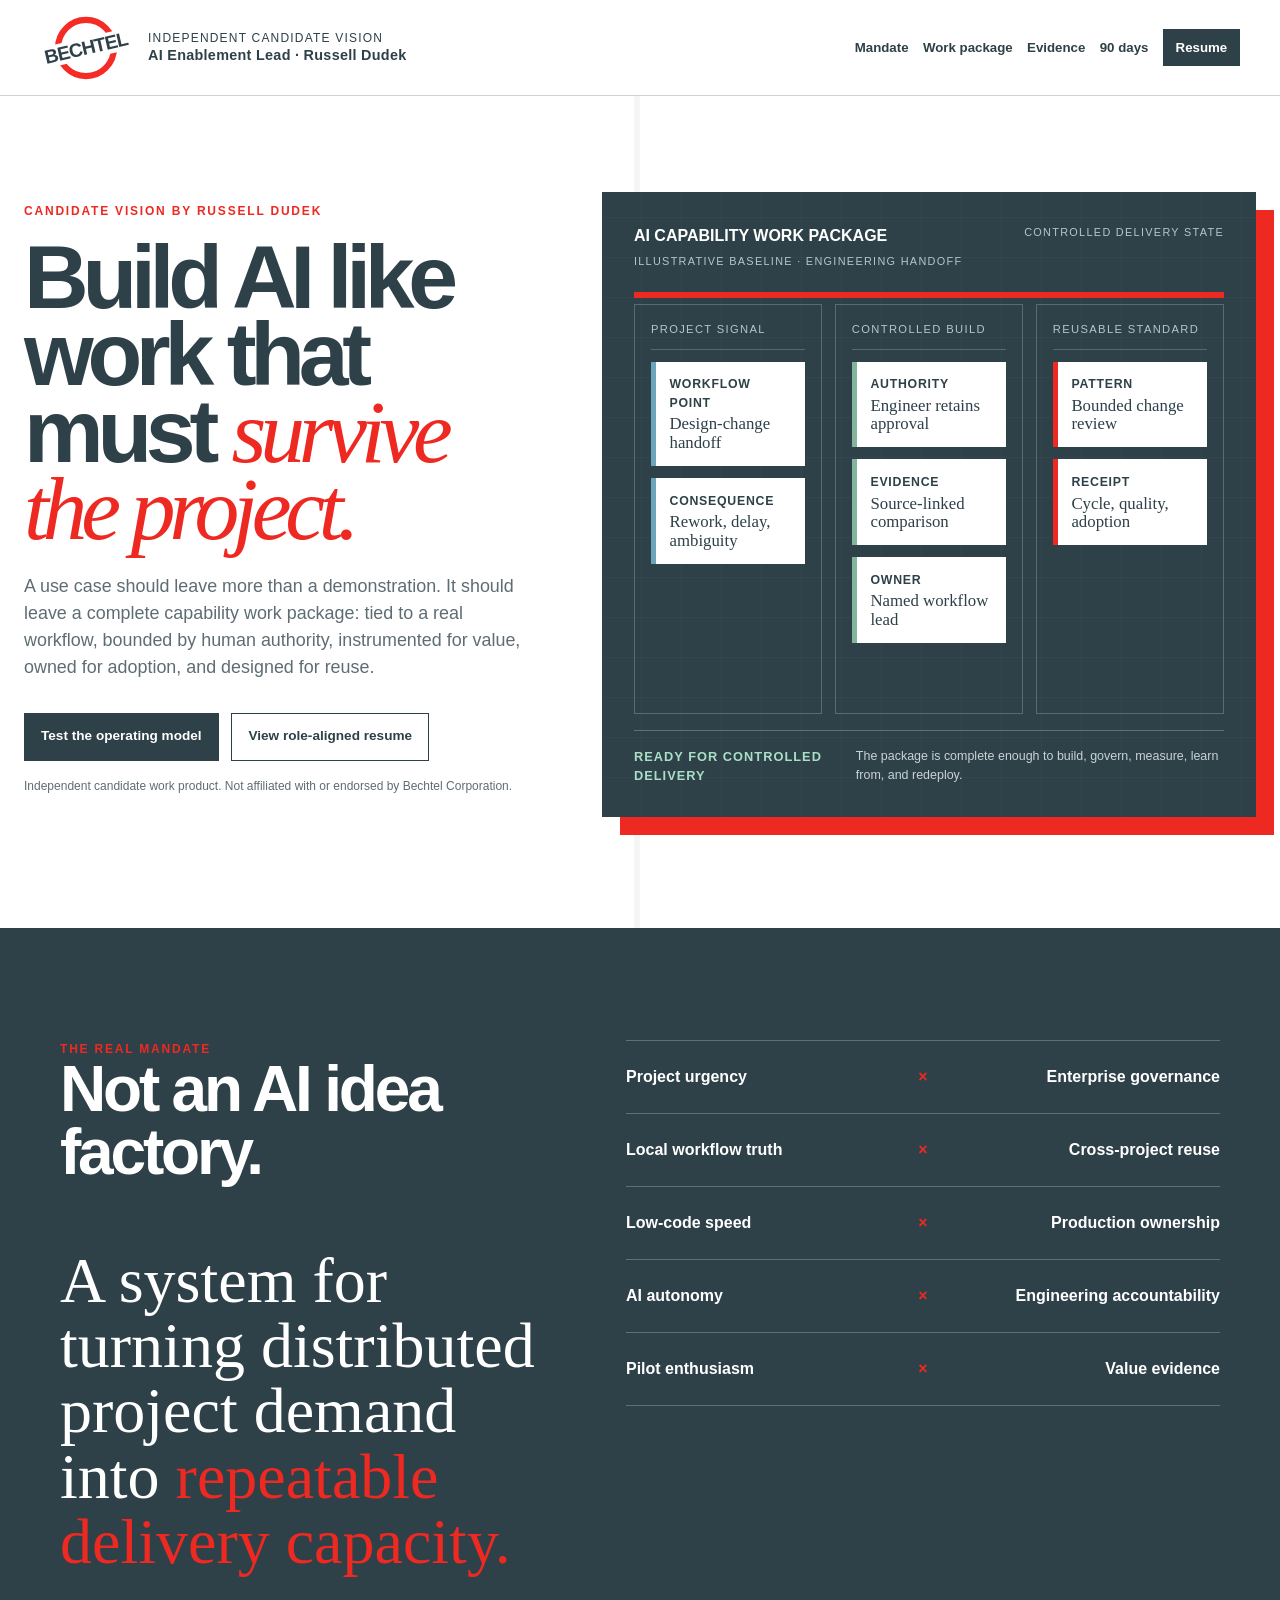
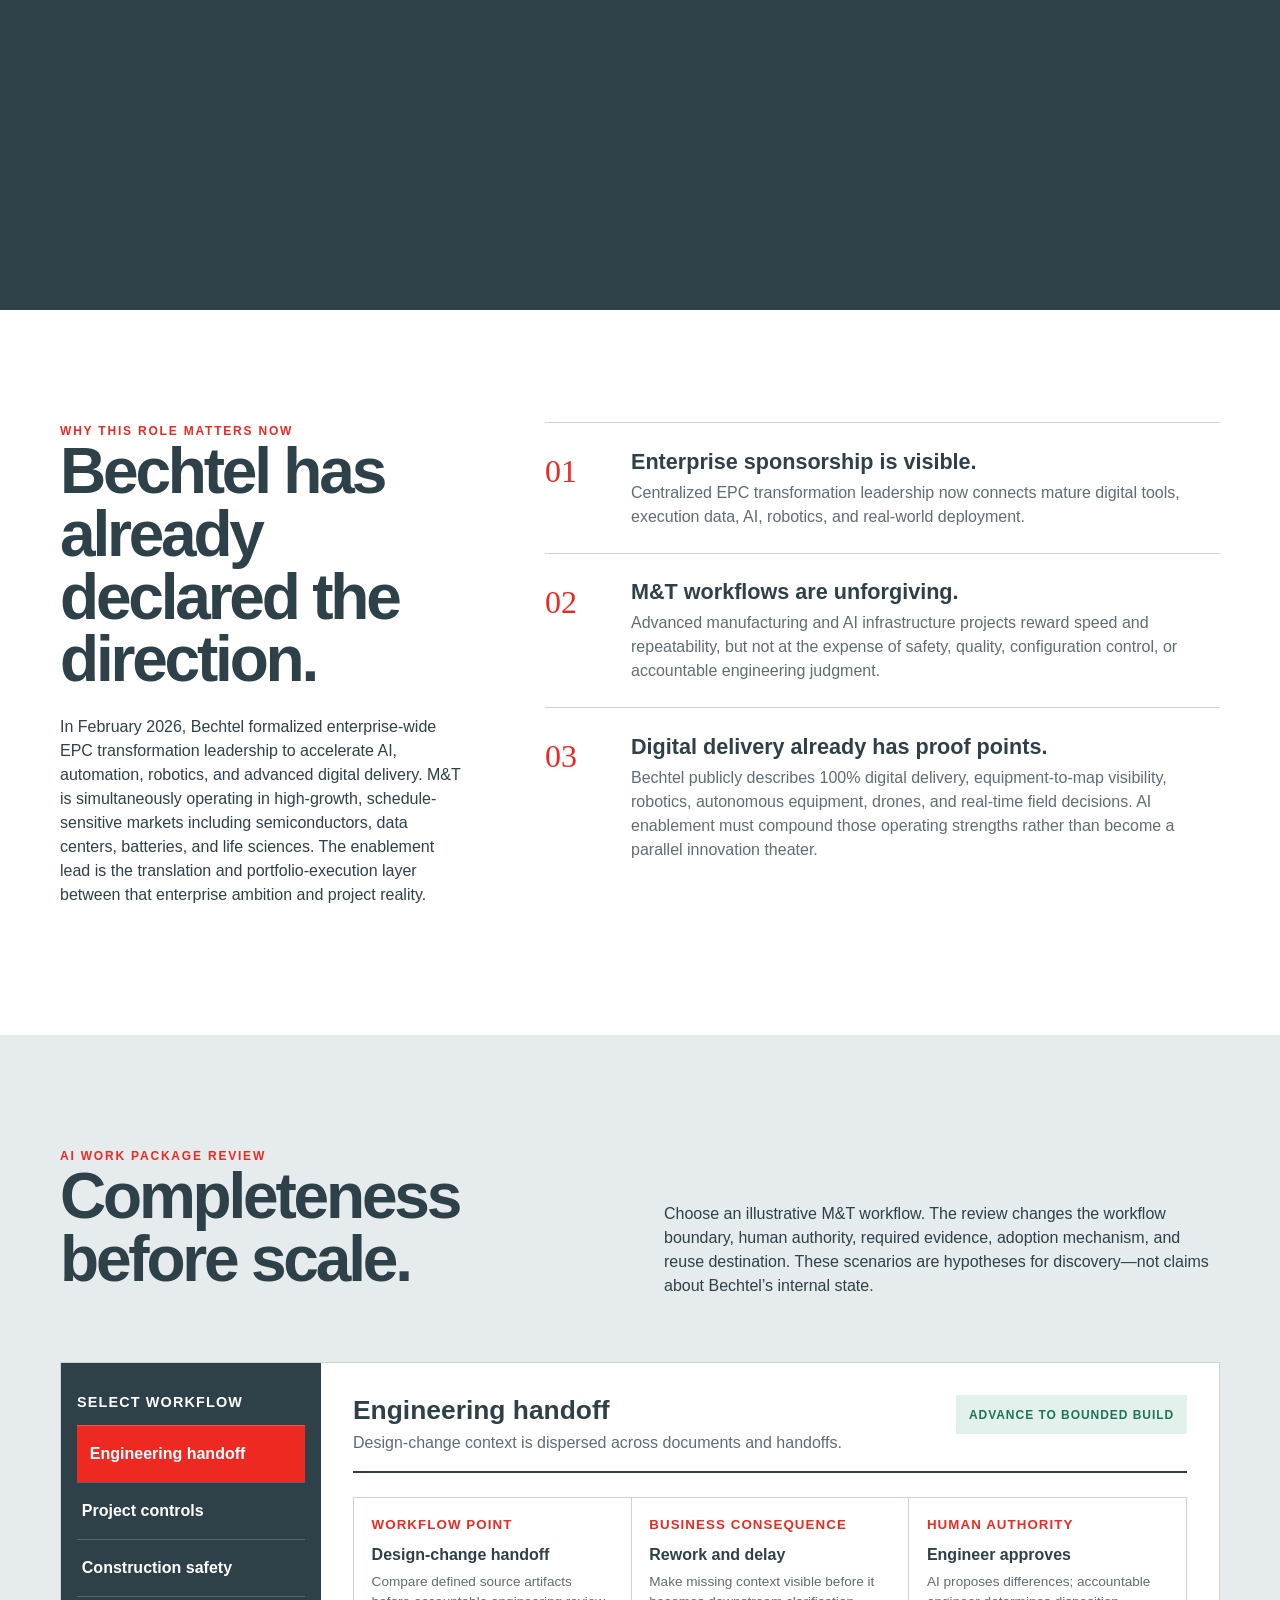
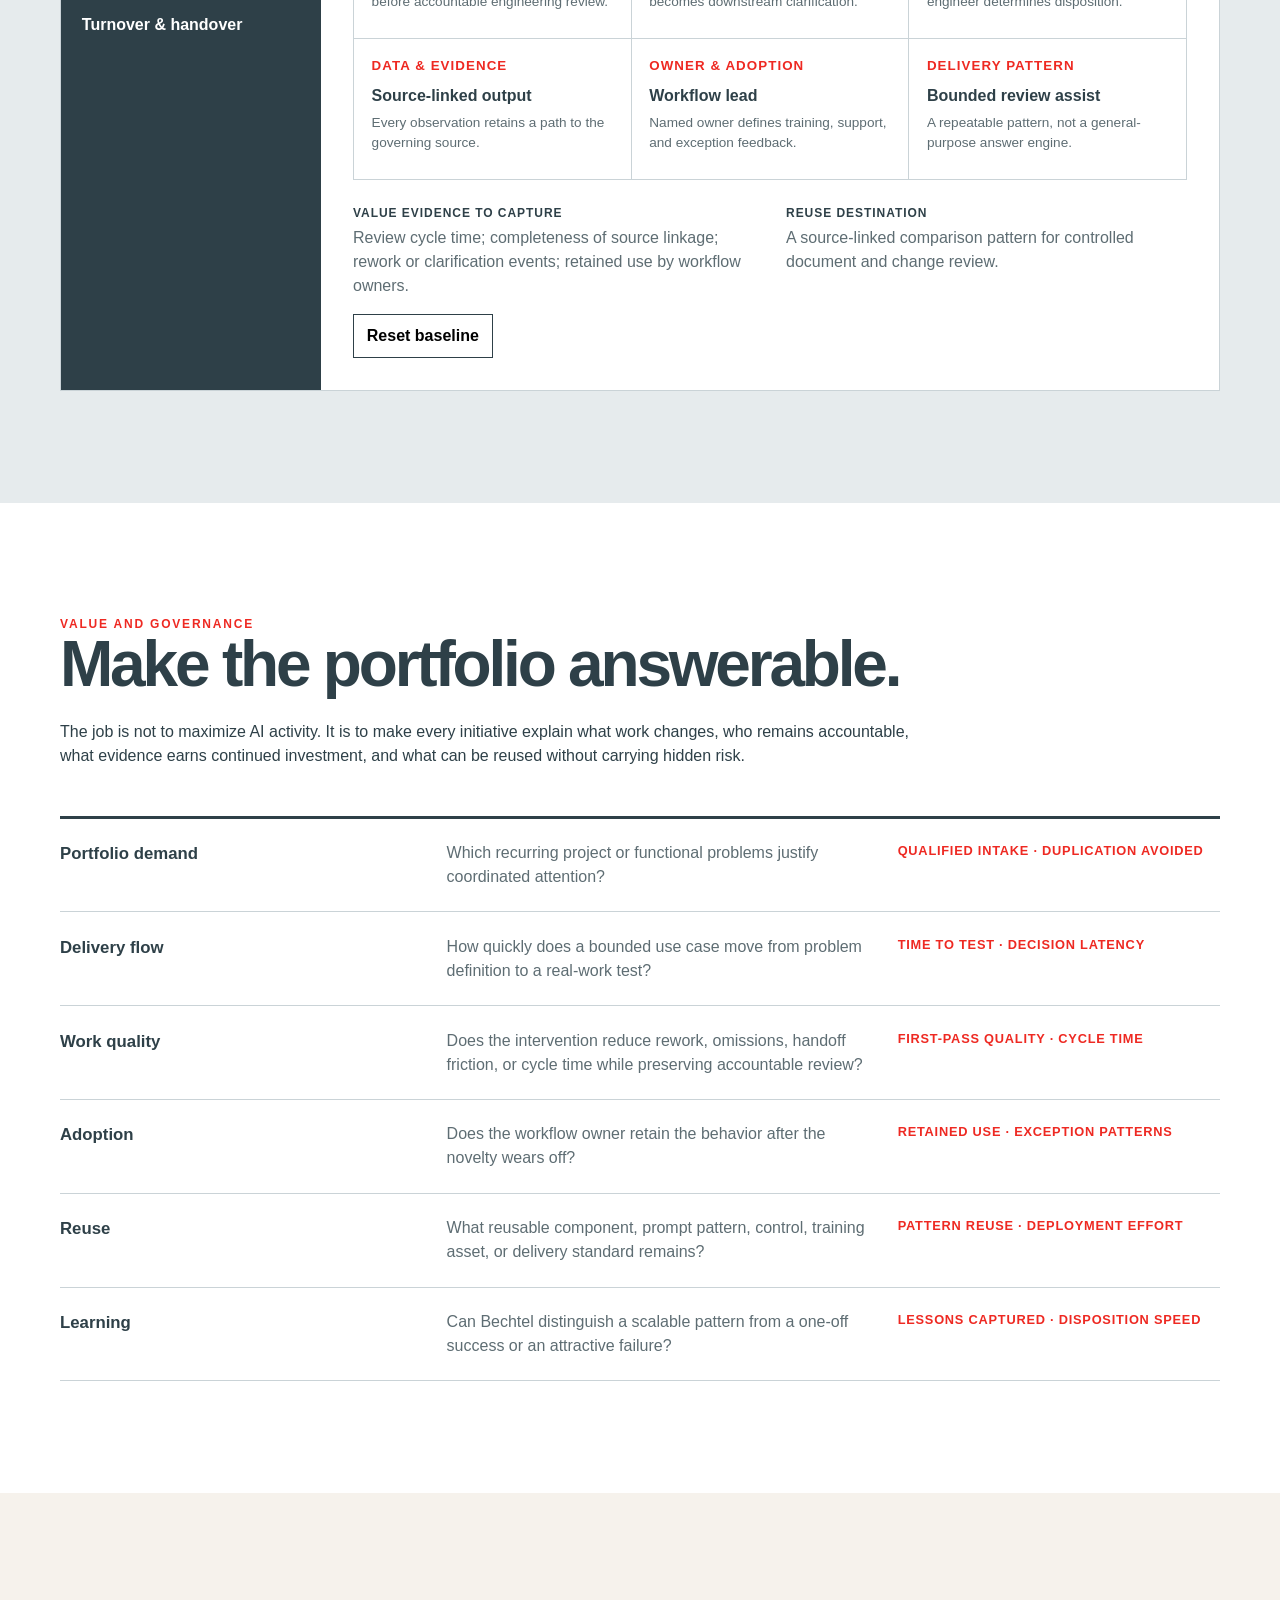
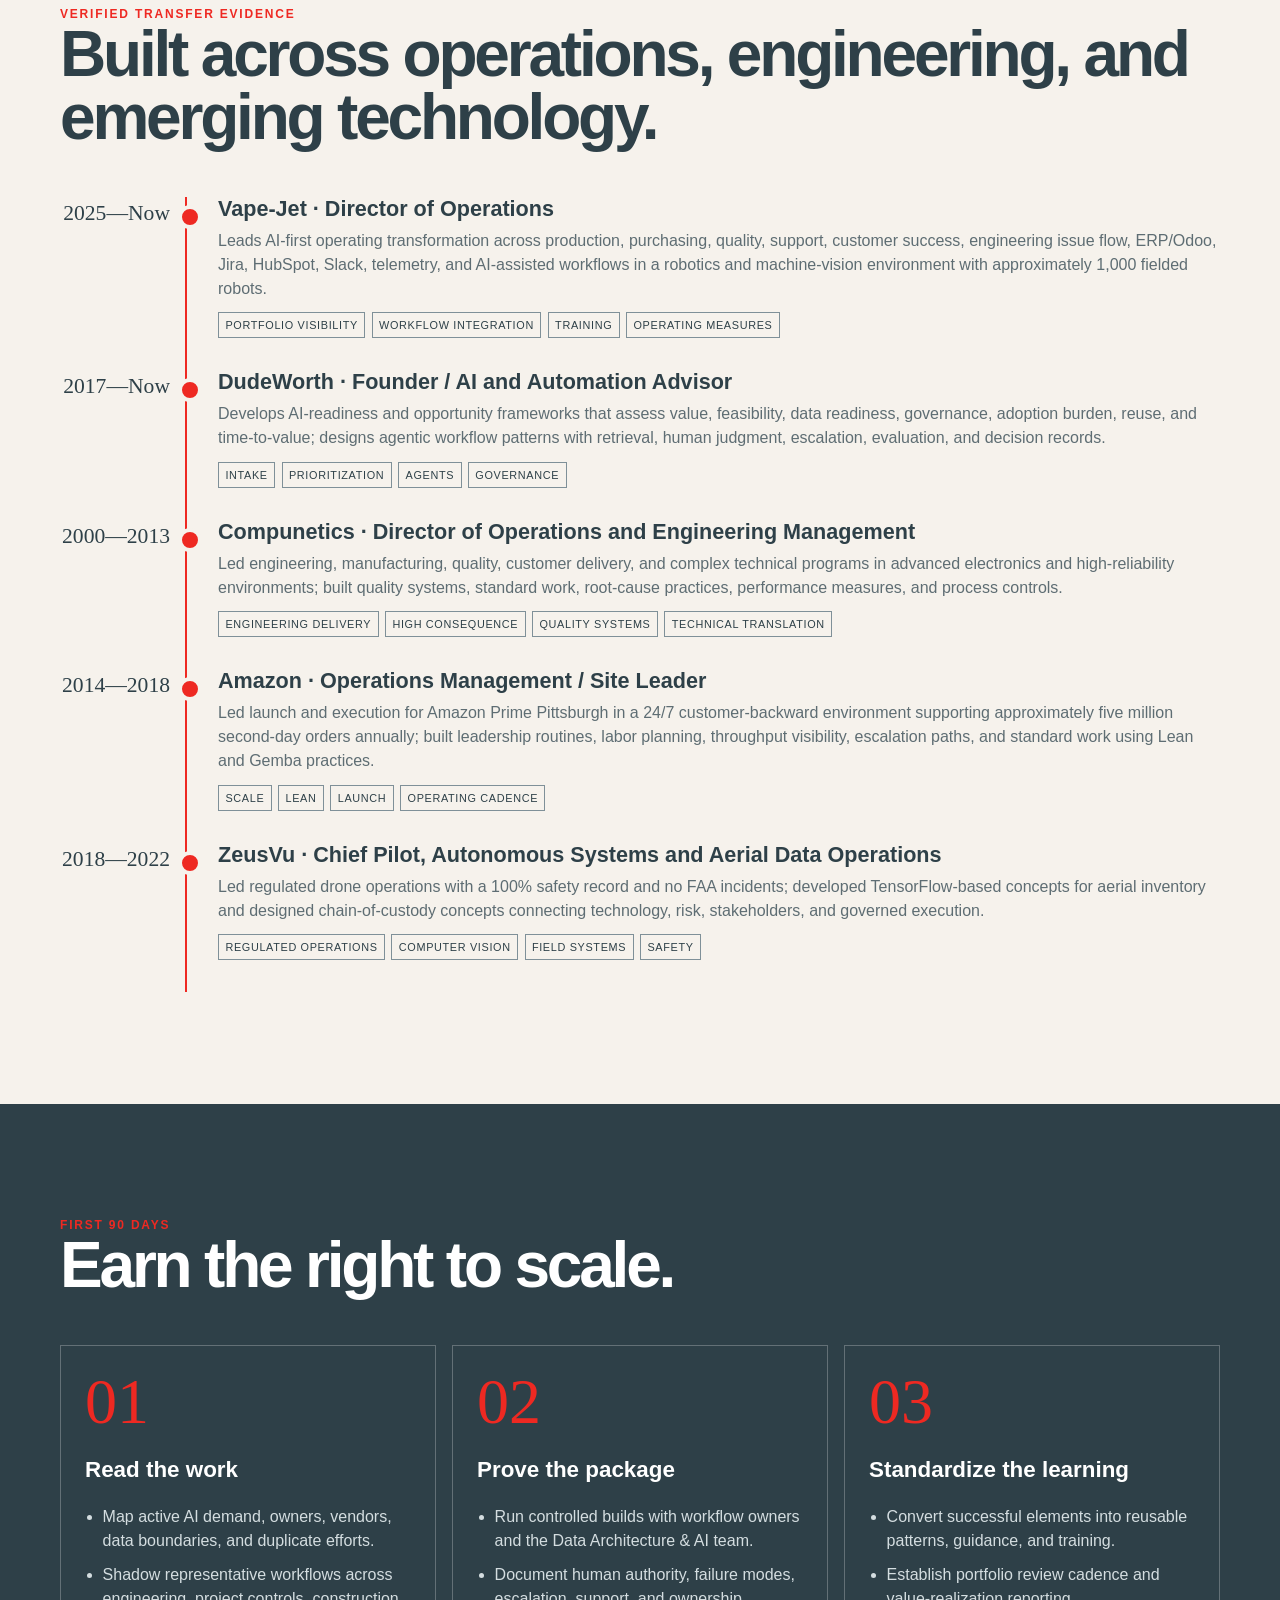
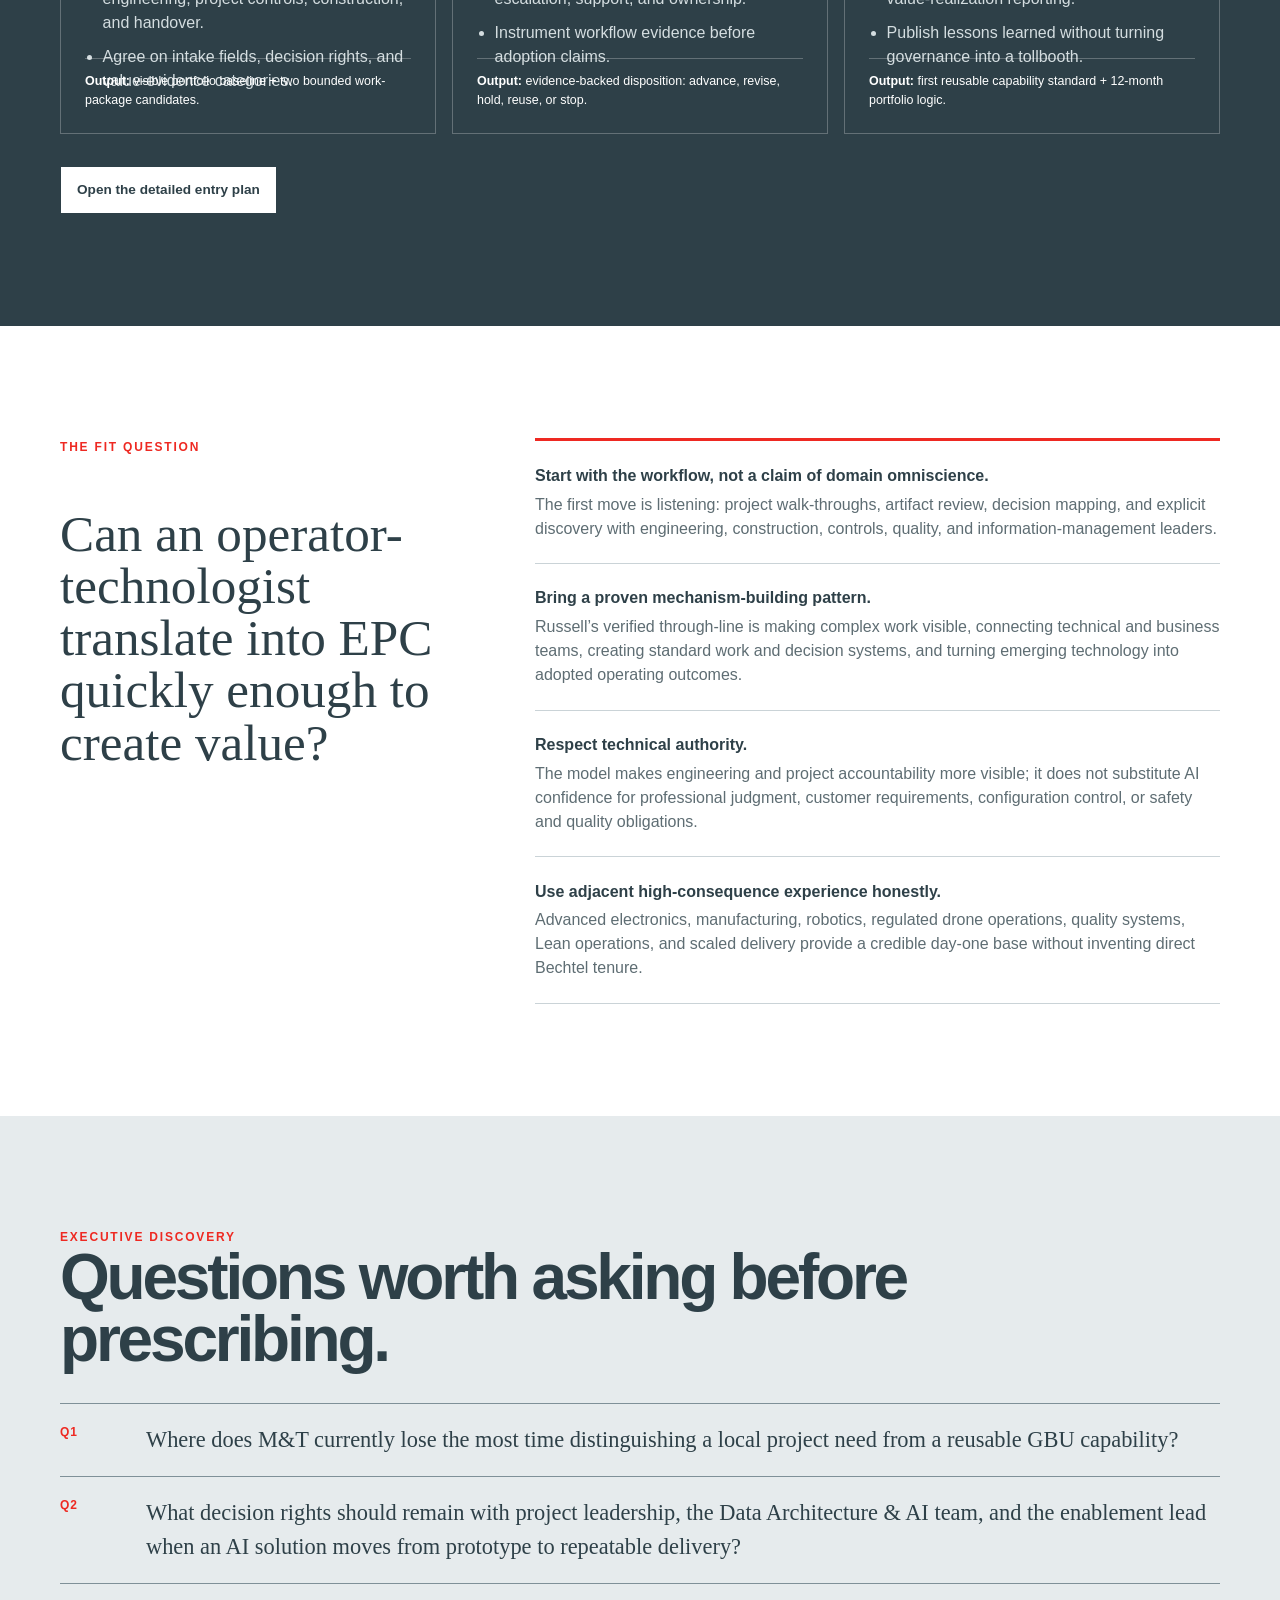
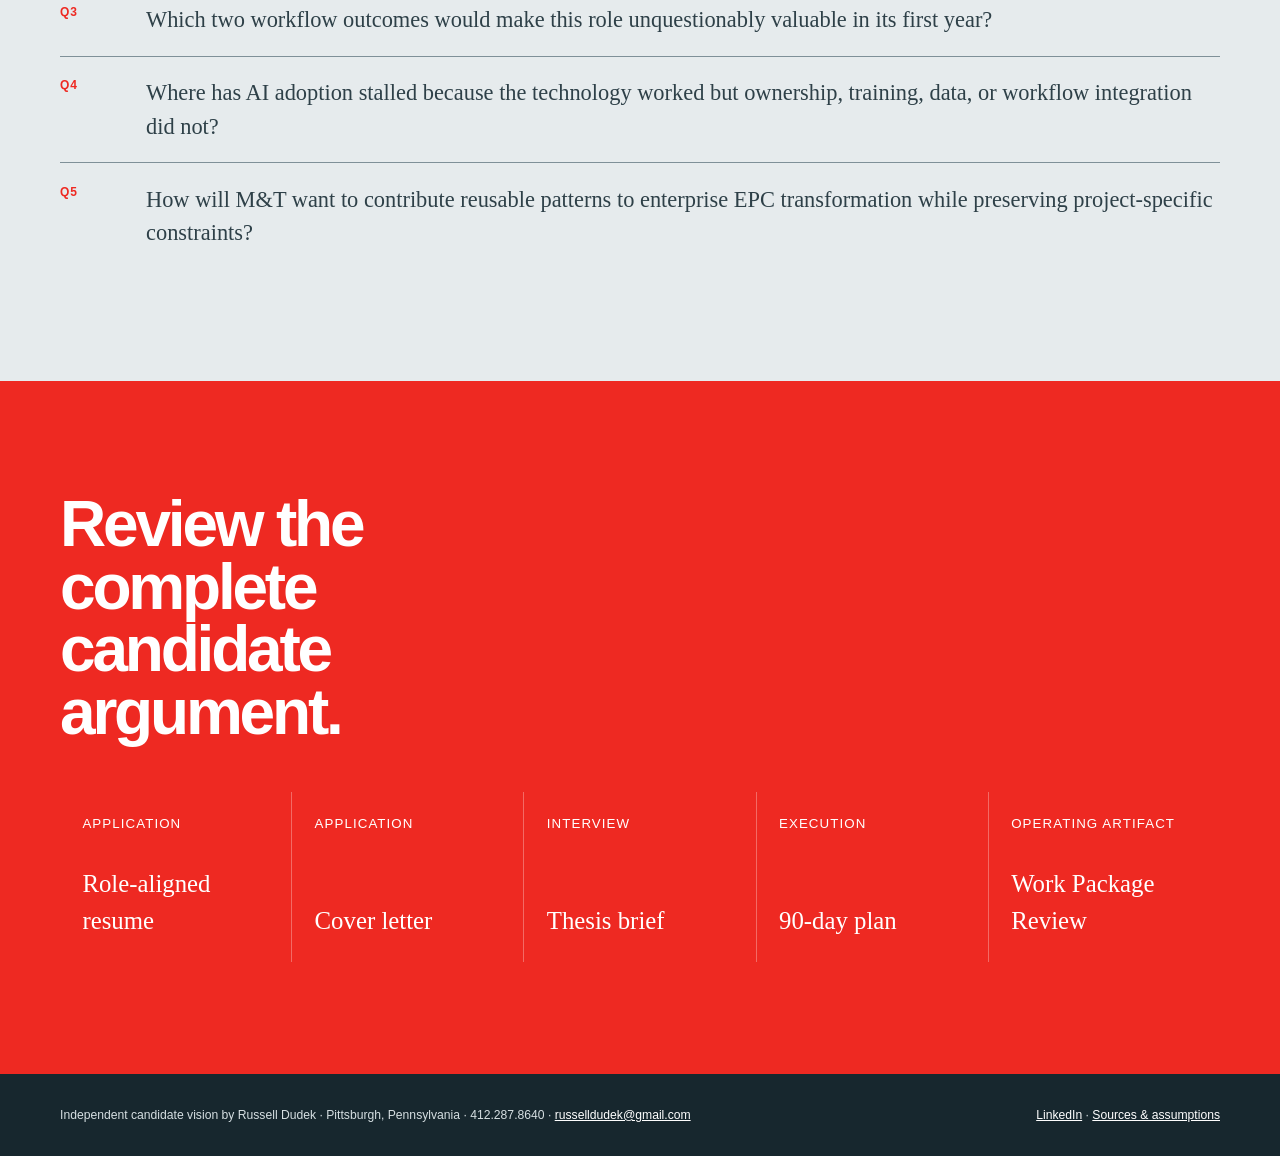
<file: index.html>
<!doctype html><html lang="en"><head><meta charset="utf-8"><meta name="viewport" content="width=device-width,initial-scale=1"><title>Russell Dudek · Candidate vision for Bechtel AI Enablement Lead</title><meta name="description" content="An independent candidate vision for scaling governed, reusable, measurable AI capability across Bechtel Manufacturing & Technology."><link rel="stylesheet" href="styles.css"></head><body><a class="skip" href="#main">Skip to content</a><header class="site-header"><div class="nav-wrap"><div class="brand-lockup"><img src="assets/brand/bechtel-logo-official.svg?v=20260717-2" alt="Bechtel"><div class="brand-copy">Independent candidate vision<strong>AI Enablement Lead · Russell Dudek</strong></div></div><nav class="nav-links" aria-label="Primary"><a href="#mandate">Mandate</a><a href="#work-package">Work package</a><a href="#evidence">Evidence</a><a href="#entry">90 days</a><a class="nav-cta" href="resume.html">Resume</a></nav></div></header><main id="main">
<section class="hero"><div class="hero-grid"><div><div class="eyebrow">Candidate vision by Russell Dudek</div><h1>Build AI like work that must <em>survive the project.</em></h1><p class="hero-lead">A use case should leave more than a demonstration. It should leave a complete capability work package: tied to a real workflow, bounded by human authority, instrumented for value, owned for adoption, and designed for reuse.</p><div class="hero-actions"><a class="button primary" href="#work-package">Test the operating model</a><a class="button secondary" href="resume.html">View role-aligned resume</a></div><p class="micro">Independent candidate work product. Not affiliated with or endorsed by Bechtel Corporation.</p></div>
<div class="worksite" aria-label="Animated AI capability work package assembly"><div class="worksite-head"><div><strong>AI CAPABILITY WORK PACKAGE</strong><br><span>Illustrative baseline · engineering handoff</span></div><span>Controlled delivery state</span></div><div class="assembly"><div class="assembly-beam"></div><div class="bay"><div class="bay-title">Project signal</div><div class="module"><strong>Workflow point</strong><span>Design-change handoff</span></div><div class="module"><strong>Consequence</strong><span>Rework, delay, ambiguity</span></div></div><div class="bay"><div class="bay-title">Controlled build</div><div class="module"><strong>Authority</strong><span>Engineer retains approval</span></div><div class="module"><strong>Evidence</strong><span>Source-linked comparison</span></div><div class="module"><strong>Owner</strong><span>Named workflow lead</span></div></div><div class="bay"><div class="bay-title">Reusable standard</div><div class="module"><strong>Pattern</strong><span>Bounded change review</span></div><div class="module"><strong>Receipt</strong><span>Cycle, quality, adoption</span></div></div></div><div class="status-readout"><div class="status-pill">Ready for controlled delivery</div><p>The package is complete enough to build, govern, measure, learn from, and redeploy.</p></div></div></div></section>
<section class="section pressure" id="mandate"><div class="inner"><div><div class="eyebrow">The real mandate</div><h2>Not an AI idea factory.</h2><p class="pressure-big">A system for turning distributed project demand into <span>repeatable delivery capacity.</span></p></div><div class="tension-lines"><div class="tension"><b>Project urgency</b><i>×</i><b>Enterprise governance</b></div><div class="tension"><b>Local workflow truth</b><i>×</i><b>Cross-project reuse</b></div><div class="tension"><b>Low-code speed</b><i>×</i><b>Production ownership</b></div><div class="tension"><b>AI autonomy</b><i>×</i><b>Engineering accountability</b></div><div class="tension"><b>Pilot enthusiasm</b><i>×</i><b>Value evidence</b></div></div></div></section>
<section class="section company-moment"><div class="inner moment-grid"><div><div class="eyebrow">Why this role matters now</div><h2>Bechtel has already declared the direction.</h2><p>In February 2026, Bechtel formalized enterprise-wide EPC transformation leadership to accelerate AI, automation, robotics, and advanced digital delivery. M&T is simultaneously operating in high-growth, schedule-sensitive markets including semiconductors, data centers, batteries, and life sciences. The enablement lead is the translation and portfolio-execution layer between that enterprise ambition and project reality.</p></div><div><div class="moment-list"><div class="moment-item"><div><h3>Enterprise sponsorship is visible.</h3><p>Centralized EPC transformation leadership now connects mature digital tools, execution data, AI, robotics, and real-world deployment.</p></div></div><div class="moment-item"><div><h3>M&T workflows are unforgiving.</h3><p>Advanced manufacturing and AI infrastructure projects reward speed and repeatability, but not at the expense of safety, quality, configuration control, or accountable engineering judgment.</p></div></div><div class="moment-item"><div><h3>Digital delivery already has proof points.</h3><p>Bechtel publicly describes 100% digital delivery, equipment-to-map visibility, robotics, autonomous equipment, drones, and real-time field decisions. AI enablement must compound those operating strengths rather than become a parallel innovation theater.</p></div></div></div></div></div></section>
<section class="section lab" id="work-package"><div class="inner"><div class="lab-intro"><div><div class="eyebrow">AI Work Package Review</div><h2>Completeness before scale.</h2></div><p>Choose an illustrative M&T workflow. The review changes the workflow boundary, human authority, required evidence, adoption mechanism, and reuse destination. These scenarios are hypotheses for discovery—not claims about Bechtel’s internal state.</p></div><div class="lab-panel"><div class="scenario-rail" role="tablist" aria-label="Illustrative workflow scenarios"><h3>Select workflow</h3><button class="scenario-btn" role="tab" aria-selected="true" data-scenario="engineering">Engineering handoff</button><button class="scenario-btn" role="tab" aria-selected="false" data-scenario="controls">Project controls</button><button class="scenario-btn" role="tab" aria-selected="false" data-scenario="safety">Construction safety</button><button class="scenario-btn" role="tab" aria-selected="false" data-scenario="handover">Turnover & handover</button></div><div class="review-canvas"><div class="review-head"><div><h3 id="scenario-title">Engineering handoff</h3><p id="scenario-observation">Design-change context is dispersed across documents and handoffs.</p></div><div id="decision-badge" class="decision-badge">Advance to bounded build</div></div><div class="package-grid" id="package-grid"></div><div class="review-footer"><div><h4>Value evidence to capture</h4><p id="value-evidence"></p></div><div><h4>Reuse destination</h4><p id="reuse-destination"></p></div></div><button class="reset-btn" id="reset-review">Reset baseline</button></div></div></div></section>
<section class="section metrics"><div class="inner"><div class="eyebrow">Value and governance</div><h2>Make the portfolio answerable.</h2><p class="narrow" style="margin-left:0">The job is not to maximize AI activity. It is to make every initiative explain what work changes, who remains accountable, what evidence earns continued investment, and what can be reused without carrying hidden risk.</p><div class="metric-map"><div class="metric-row"><b>Portfolio demand</b><span>Which recurring project or functional problems justify coordinated attention?</span><em>Qualified intake · duplication avoided</em></div><div class="metric-row"><b>Delivery flow</b><span>How quickly does a bounded use case move from problem definition to a real-work test?</span><em>Time to test · decision latency</em></div><div class="metric-row"><b>Work quality</b><span>Does the intervention reduce rework, omissions, handoff friction, or cycle time while preserving accountable review?</span><em>First-pass quality · cycle time</em></div><div class="metric-row"><b>Adoption</b><span>Does the workflow owner retain the behavior after the novelty wears off?</span><em>Retained use · exception patterns</em></div><div class="metric-row"><b>Reuse</b><span>What reusable component, prompt pattern, control, training asset, or delivery standard remains?</span><em>Pattern reuse · deployment effort</em></div><div class="metric-row"><b>Learning</b><span>Can Bechtel distinguish a scalable pattern from a one-off success or an attractive failure?</span><em>Lessons captured · disposition speed</em></div></div></div></section>
<section class="section evidence" id="evidence"><div class="inner"><div class="eyebrow">Verified transfer evidence</div><h2>Built across operations, engineering, and emerging technology.</h2><div class="evidence-path"><div class="proof"><div class="proof-year">2025—Now</div><div class="proof-body"><h3>Vape-Jet · Director of Operations</h3><p>Leads AI-first operating transformation across production, purchasing, quality, support, customer success, engineering issue flow, ERP/Odoo, Jira, HubSpot, Slack, telemetry, and AI-assisted workflows in a robotics and machine-vision environment with approximately 1,000 fielded robots.</p><div class="proof-tags"><span>portfolio visibility</span><span>workflow integration</span><span>training</span><span>operating measures</span></div></div></div><div class="proof"><div class="proof-year">2017—Now</div><div class="proof-body"><h3>DudeWorth · Founder / AI and Automation Advisor</h3><p>Develops AI-readiness and opportunity frameworks that assess value, feasibility, data readiness, governance, adoption burden, reuse, and time-to-value; designs agentic workflow patterns with retrieval, human judgment, escalation, evaluation, and decision records.</p><div class="proof-tags"><span>intake</span><span>prioritization</span><span>agents</span><span>governance</span></div></div></div><div class="proof"><div class="proof-year">2000—2013</div><div class="proof-body"><h3>Compunetics · Director of Operations and Engineering Management</h3><p>Led engineering, manufacturing, quality, customer delivery, and complex technical programs in advanced electronics and high-reliability environments; built quality systems, standard work, root-cause practices, performance measures, and process controls.</p><div class="proof-tags"><span>engineering delivery</span><span>high consequence</span><span>quality systems</span><span>technical translation</span></div></div></div><div class="proof"><div class="proof-year">2014—2018</div><div class="proof-body"><h3>Amazon · Operations Management / Site Leader</h3><p>Led launch and execution for Amazon Prime Pittsburgh in a 24/7 customer-backward environment supporting approximately five million second-day orders annually; built leadership routines, labor planning, throughput visibility, escalation paths, and standard work using Lean and Gemba practices.</p><div class="proof-tags"><span>scale</span><span>Lean</span><span>launch</span><span>operating cadence</span></div></div></div><div class="proof"><div class="proof-year">2018—2022</div><div class="proof-body"><h3>ZeusVu · Chief Pilot, Autonomous Systems and Aerial Data Operations</h3><p>Led regulated drone operations with a 100% safety record and no FAA incidents; developed TensorFlow-based concepts for aerial inventory and designed chain-of-custody concepts connecting technology, risk, stakeholders, and governed execution.</p><div class="proof-tags"><span>regulated operations</span><span>computer vision</span><span>field systems</span><span>safety</span></div></div></div></div></div></section>
<section class="section plan" id="entry"><div class="inner"><div class="eyebrow">First 90 days</div><h2>Earn the right to scale.</h2><div class="phase-grid"><article class="phase"><div class="phase-num">01</div><h3>Read the work</h3><ul><li>Map active AI demand, owners, vendors, data boundaries, and duplicate efforts.</li><li>Shadow representative workflows across engineering, project controls, construction, and handover.</li><li>Agree on intake fields, decision rights, and value-evidence categories.</li></ul><div class="phase-output"><strong>Output:</strong> visible portfolio baseline + two bounded work-package candidates.</div></article><article class="phase"><div class="phase-num">02</div><h3>Prove the package</h3><ul><li>Run controlled builds with workflow owners and the Data Architecture & AI team.</li><li>Document human authority, failure modes, escalation, support, and ownership.</li><li>Instrument workflow evidence before adoption claims.</li></ul><div class="phase-output"><strong>Output:</strong> evidence-backed disposition: advance, revise, hold, reuse, or stop.</div></article><article class="phase"><div class="phase-num">03</div><h3>Standardize the learning</h3><ul><li>Convert successful elements into reusable patterns, guidance, and training.</li><li>Establish portfolio review cadence and value-realization reporting.</li><li>Publish lessons learned without turning governance into a tollbooth.</li></ul><div class="phase-output"><strong>Output:</strong> first reusable capability standard + 12-month portfolio logic.</div></article></div><div class="hero-actions"><a class="button primary" style="background:#fff;color:var(--bechtel-ink)" href="90-day-plan.html">Open the detailed entry plan</a></div></div></section>
<section class="section objection"><div class="inner objection-grid"><div><div class="eyebrow">The fit question</div><p class="objection-statement">Can an operator-technologist translate into EPC quickly enough to create value?</p></div><div class="answer-stack"><div class="answer-item"><strong>Start with the workflow, not a claim of domain omniscience.</strong><p>The first move is listening: project walk-throughs, artifact review, decision mapping, and explicit discovery with engineering, construction, controls, quality, and information-management leaders.</p></div><div class="answer-item"><strong>Bring a proven mechanism-building pattern.</strong><p>Russell’s verified through-line is making complex work visible, connecting technical and business teams, creating standard work and decision systems, and turning emerging technology into adopted operating outcomes.</p></div><div class="answer-item"><strong>Respect technical authority.</strong><p>The model makes engineering and project accountability more visible; it does not substitute AI confidence for professional judgment, customer requirements, configuration control, or safety and quality obligations.</p></div><div class="answer-item"><strong>Use adjacent high-consequence experience honestly.</strong><p>Advanced electronics, manufacturing, robotics, regulated drone operations, quality systems, Lean operations, and scaled delivery provide a credible day-one base without inventing direct Bechtel tenure.</p></div></div></div></section>
<section class="section questions"><div class="inner"><div class="eyebrow">Executive discovery</div><h2>Questions worth asking before prescribing.</h2><div class="question-list"><div class="question">Where does M&T currently lose the most time distinguishing a local project need from a reusable GBU capability?</div><div class="question">What decision rights should remain with project leadership, the Data Architecture & AI team, and the enablement lead when an AI solution moves from prototype to repeatable delivery?</div><div class="question">Which two workflow outcomes would make this role unquestionably valuable in its first year?</div><div class="question">Where has AI adoption stalled because the technology worked but ownership, training, data, or workflow integration did not?</div><div class="question">How will M&T want to contribute reusable patterns to enterprise EPC transformation while preserving project-specific constraints?</div></div></div></section>
<section class="section cta"><div class="inner"><h2>Review the complete candidate argument.</h2><div class="doc-links"><a class="doc-link" href="resume.html"><small>Application</small><span>Role-aligned resume</span></a><a class="doc-link" href="cover-letter.html"><small>Application</small><span>Cover letter</span></a><a class="doc-link" href="interview-brief.html"><small>Interview</small><span>Thesis brief</span></a><a class="doc-link" href="90-day-plan.html"><small>Execution</small><span>90-day plan</span></a><a class="doc-link" href="work-package-review.html"><small>Operating artifact</small><span>Work Package Review</span></a></div></div></section>
</main><footer class="site-footer"><div class="footer-inner"><div>Independent candidate vision by Russell Dudek · Pittsburgh, Pennsylvania · 412.287.8640 · <a href="mailto:russelldudek@gmail.com">russelldudek@gmail.com</a></div><div><a href="https://www.linkedin.com/in/russelldudek">LinkedIn</a> · <a href="sources.html">Sources & assumptions</a></div></div></footer><script src="app.js"></script></body></html>
</file>
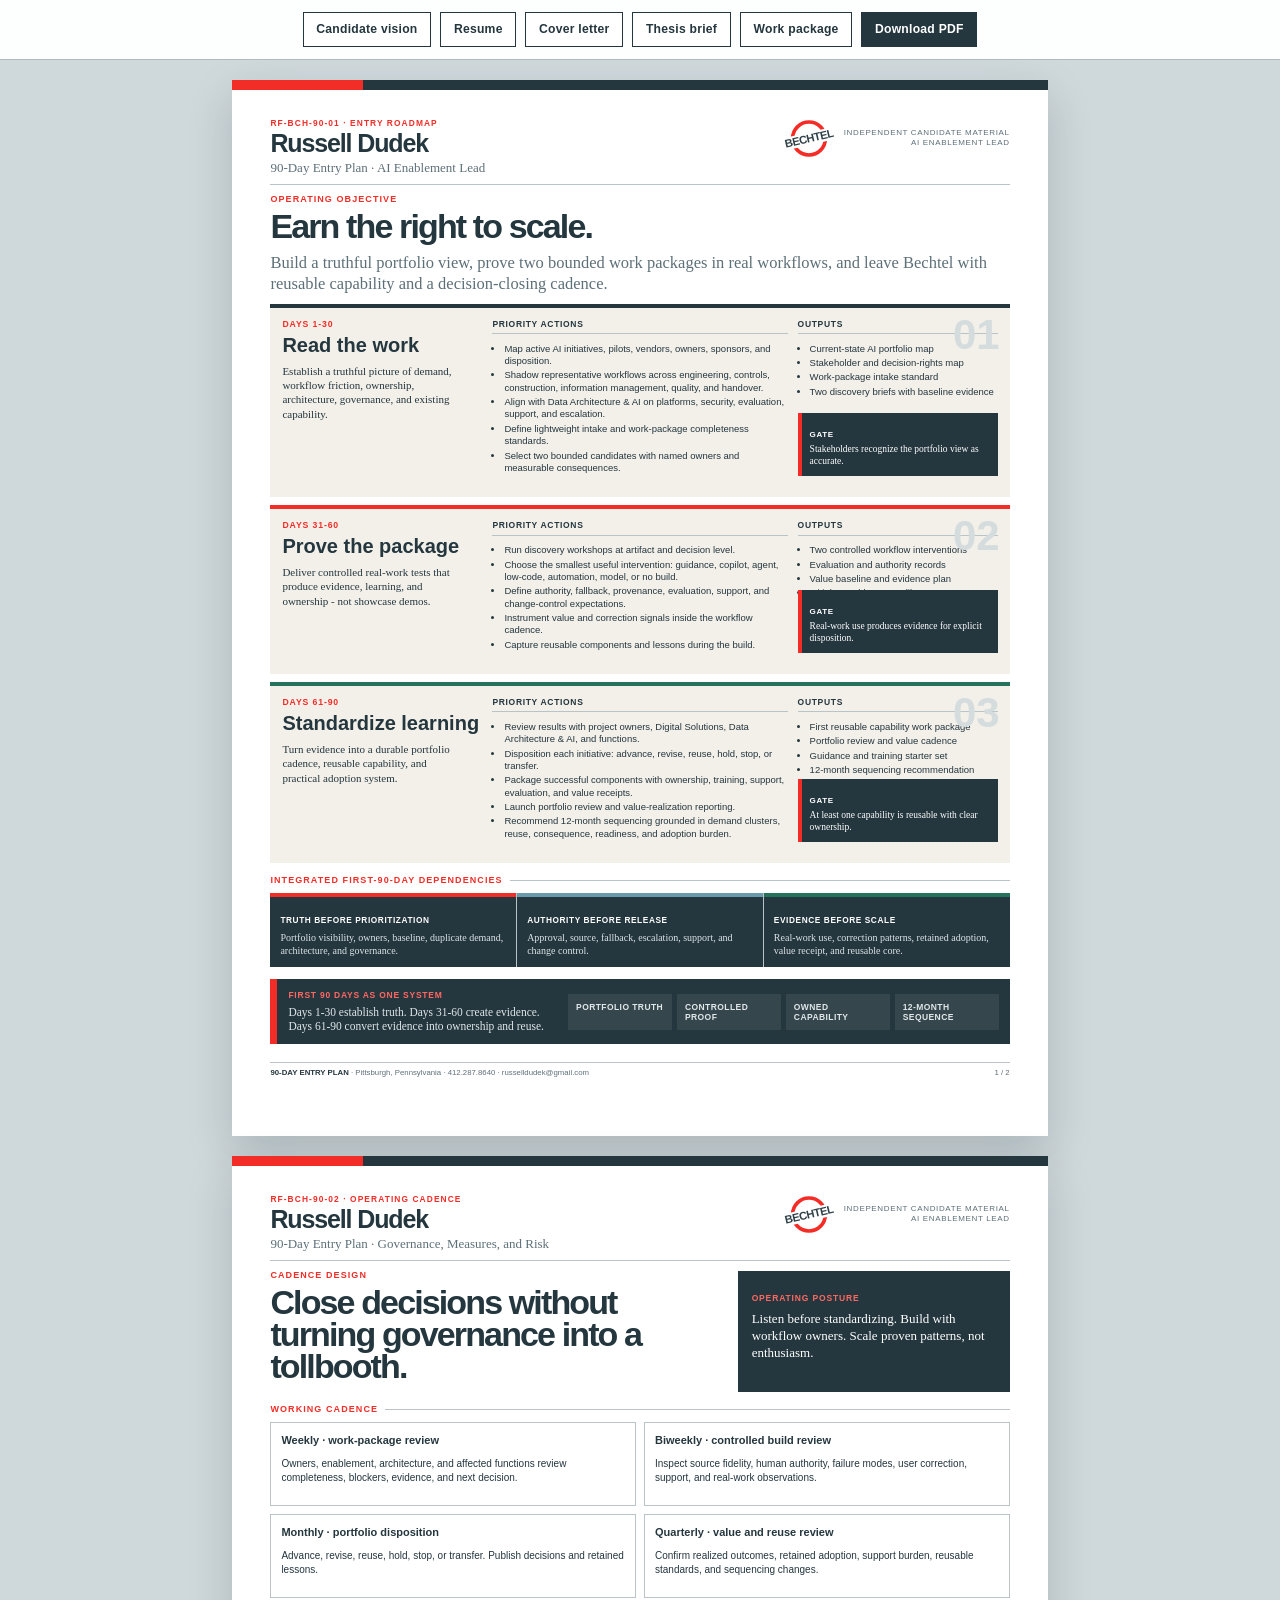
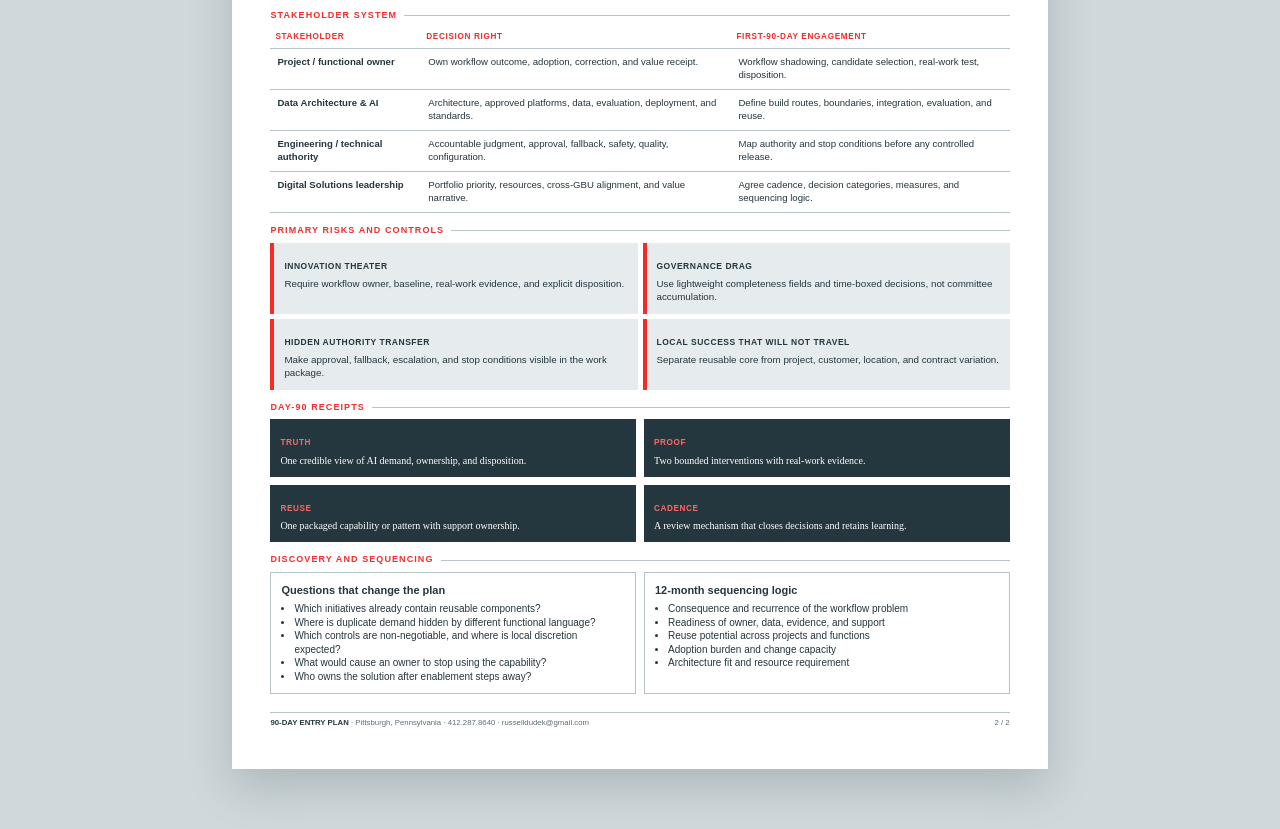
<file: 90-day-plan.html>
<!doctype html><html lang="en"><head><meta charset="utf-8"><meta name="viewport" content="width=device-width,initial-scale=1"><title>Russell Dudek · Bechtel 90-Day Entry Plan</title><link rel="stylesheet" href="document-system.css"></head><body><div class="doc-toolbar"><a href="index.html">Candidate vision</a><a href="resume.html">Resume</a><a href="cover-letter.html">Cover letter</a><a href="interview-brief.html">Thesis brief</a><a href="work-package-review.html">Work package</a><a class="download-link" href="docs/Russell-Dudek-Bechtel-90-Day-Entry-Plan.pdf" download>Download PDF</a></div><main class="document-stack">
<section class="dossier-page plan-doc"><header class="dossier-header"><div><div class="page-code">RF-BCH-90-01 · ENTRY ROADMAP</div><div class="candidate-name">Russell Dudek</div><div class="candidate-role">90-Day Entry Plan · AI Enablement Lead</div></div><div class="brand-block"><img src="assets/brand/bechtel-logo-official.svg?v=20260717-dossier" alt="Bechtel"><span>Independent candidate material<br>AI Enablement Lead</span></div></header>
<div class="kicker">Operating objective</div><h1 class="display-title" style="font-size:29px">Earn the right to scale.</h1><p class="lead">Build a truthful portfolio view, prove two bounded work packages in real workflows, and leave Bechtel with reusable capability and a decision-closing cadence.</p>
<div class="roadmap"><article class="phase-card"><div class="phase-num">01</div><time>Days 1-30</time><h2>Read the work</h2><p>Establish a truthful picture of demand, workflow friction, ownership, architecture, governance, and existing capability.</p><h3>Priority actions</h3><ul><li>Map active AI initiatives, pilots, vendors, owners, sponsors, and disposition.</li><li>Shadow representative workflows across engineering, controls, construction, information management, quality, and handover.</li><li>Align with Data Architecture & AI on platforms, security, evaluation, support, and escalation.</li><li>Define lightweight intake and work-package completeness standards.</li><li>Select two bounded candidates with named owners and measurable consequences.</li></ul><h3>Outputs</h3><ul><li>Current-state AI portfolio map</li><li>Stakeholder and decision-rights map</li><li>Work-package intake standard</li><li>Two discovery briefs with baseline evidence</li></ul><div class="phase-gate"><b>Gate</b><span>Stakeholders recognize the portfolio view as accurate.</span></div></article>
<article class="phase-card"><div class="phase-num">02</div><time>Days 31-60</time><h2>Prove the package</h2><p>Deliver controlled real-work tests that produce evidence, learning, and ownership - not showcase demos.</p><h3>Priority actions</h3><ul><li>Run discovery workshops at artifact and decision level.</li><li>Choose the smallest useful intervention: guidance, copilot, agent, low-code, automation, model, or no build.</li><li>Define authority, fallback, provenance, evaluation, support, and change-control expectations.</li><li>Instrument value and correction signals inside the workflow cadence.</li><li>Capture reusable components and lessons during the build.</li></ul><h3>Outputs</h3><ul><li>Two controlled workflow interventions</li><li>Evaluation and authority records</li><li>Value baseline and evidence plan</li><li>Initial reusable pattern library</li></ul><div class="phase-gate"><b>Gate</b><span>Real-work use produces evidence for explicit disposition.</span></div></article>
<article class="phase-card"><div class="phase-num">03</div><time>Days 61-90</time><h2>Standardize learning</h2><p>Turn evidence into a durable portfolio cadence, reusable capability, and practical adoption system.</p><h3>Priority actions</h3><ul><li>Review results with project owners, Digital Solutions, Data Architecture & AI, and functions.</li><li>Disposition each initiative: advance, revise, reuse, hold, stop, or transfer.</li><li>Package successful components with ownership, training, support, evaluation, and value receipts.</li><li>Launch portfolio review and value-realization reporting.</li><li>Recommend 12-month sequencing grounded in demand clusters, reuse, consequence, readiness, and adoption burden.</li></ul><h3>Outputs</h3><ul><li>First reusable capability work package</li><li>Portfolio review and value cadence</li><li>Guidance and training starter set</li><li>12-month sequencing recommendation</li></ul><div class="phase-gate"><b>Gate</b><span>At least one capability is reusable with clear ownership.</span></div></article></div><div class="section"><div class="section-label">Integrated first-90-day dependencies</div><div class="integration-band"><div><b>Truth before prioritization</b><span>Portfolio visibility, owners, baseline, duplicate demand, architecture, and governance.</span></div><div><b>Authority before release</b><span>Approval, source, fallback, escalation, support, and change control.</span></div><div><b>Evidence before scale</b><span>Real-work use, correction patterns, retained adoption, value receipt, and reusable core.</span></div></div></div>
<div class="bottom-dossier-band"><div><b>First 90 days as one system</b><span>Days 1-30 establish truth. Days 31-60 create evidence. Days 61-90 convert evidence into ownership and reuse.</span></div><div class="bottom-mini-grid"><span>Portfolio truth</span><span>Controlled proof</span><span>Owned capability</span><span>12-month sequence</span></div></div><footer class="page-footer"><span><b>90-DAY ENTRY PLAN</b> · Pittsburgh, Pennsylvania · 412.287.8640 · russelldudek@gmail.com</span><span>1 / 2</span></footer></section>
<section class="dossier-page plan-doc"><header class="dossier-header"><div><div class="page-code">RF-BCH-90-02 · OPERATING CADENCE</div><div class="candidate-name">Russell Dudek</div><div class="candidate-role">90-Day Entry Plan · Governance, Measures, and Risk</div></div><div class="brand-block"><img src="assets/brand/bechtel-logo-official.svg?v=20260717-dossier" alt="Bechtel"><span>Independent candidate material<br>AI Enablement Lead</span></div></header>
<div class="brief-hero"><div><div class="kicker">Cadence design</div><h1 class="display-title" style="font-size:28px">Close decisions without turning governance into a tollbooth.</h1></div><aside class="side-note"><b>Operating posture</b><p>Listen before standardizing. Build with workflow owners. Scale proven patterns, not enthusiasm.</p></aside></div>
<div class="section"><div class="section-label">Working cadence</div><div class="cadence-grid"><div class="cadence-card"><h3>Weekly · work-package review</h3><p>Owners, enablement, architecture, and affected functions review completeness, blockers, evidence, and next decision.</p></div><div class="cadence-card"><h3>Biweekly · controlled build review</h3><p>Inspect source fidelity, human authority, failure modes, user correction, support, and real-work observations.</p></div><div class="cadence-card"><h3>Monthly · portfolio disposition</h3><p>Advance, revise, reuse, hold, stop, or transfer. Publish decisions and retained lessons.</p></div><div class="cadence-card"><h3>Quarterly · value and reuse review</h3><p>Confirm realized outcomes, retained adoption, support burden, reusable standards, and sequencing changes.</p></div></div></div>
<div class="section"><div class="section-label">Stakeholder system</div><table class="scorecard"><thead><tr><th>Stakeholder</th><th>Decision right</th><th>First-90-day engagement</th></tr></thead><tbody><tr><td>Project / functional owner</td><td>Own workflow outcome, adoption, correction, and value receipt.</td><td>Workflow shadowing, candidate selection, real-work test, disposition.</td></tr><tr><td>Data Architecture & AI</td><td>Architecture, approved platforms, data, evaluation, deployment, and standards.</td><td>Define build routes, boundaries, integration, evaluation, and reuse.</td></tr><tr><td>Engineering / technical authority</td><td>Accountable judgment, approval, fallback, safety, quality, configuration.</td><td>Map authority and stop conditions before any controlled release.</td></tr><tr><td>Digital Solutions leadership</td><td>Portfolio priority, resources, cross-GBU alignment, and value narrative.</td><td>Agree cadence, decision categories, measures, and sequencing logic.</td></tr></tbody></table></div>
<div class="section"><div class="section-label">Primary risks and controls</div><div class="risk-table"><div class="risk"><b>Innovation theater</b><p>Require workflow owner, baseline, real-work evidence, and explicit disposition.</p></div><div class="risk"><b>Governance drag</b><p>Use lightweight completeness fields and time-boxed decisions, not committee accumulation.</p></div><div class="risk"><b>Hidden authority transfer</b><p>Make approval, fallback, escalation, and stop conditions visible in the work package.</p></div><div class="risk"><b>Local success that will not travel</b><p>Separate reusable core from project, customer, location, and contract variation.</p></div></div></div>
<div class="section"><div class="section-label">Day-90 receipts</div><div class="receipt-grid"><div class="receipt"><b>Truth</b><span>One credible view of AI demand, ownership, and disposition.</span></div><div class="receipt"><b>Proof</b><span>Two bounded interventions with real-work evidence.</span></div><div class="receipt"><b>Reuse</b><span>One packaged capability or pattern with support ownership.</span></div><div class="receipt"><b>Cadence</b><span>A review mechanism that closes decisions and retains learning.</span></div></div></div>
<div class="section"><div class="section-label">Discovery and sequencing</div><div class="cadence-grid"><div class="cadence-card"><h3>Questions that change the plan</h3><ul><li>Which initiatives already contain reusable components?</li><li>Where is duplicate demand hidden by different functional language?</li><li>Which controls are non-negotiable, and where is local discretion expected?</li><li>What would cause an owner to stop using the capability?</li><li>Who owns the solution after enablement steps away?</li></ul></div><div class="cadence-card"><h3>12-month sequencing logic</h3><ul><li>Consequence and recurrence of the workflow problem</li><li>Readiness of owner, data, evidence, and support</li><li>Reuse potential across projects and functions</li><li>Adoption burden and change capacity</li><li>Architecture fit and resource requirement</li></ul></div></div></div><footer class="page-footer"><span><b>90-DAY ENTRY PLAN</b> · Pittsburgh, Pennsylvania · 412.287.8640 · russelldudek@gmail.com</span><span>2 / 2</span></footer></section></main></body></html>
</file>
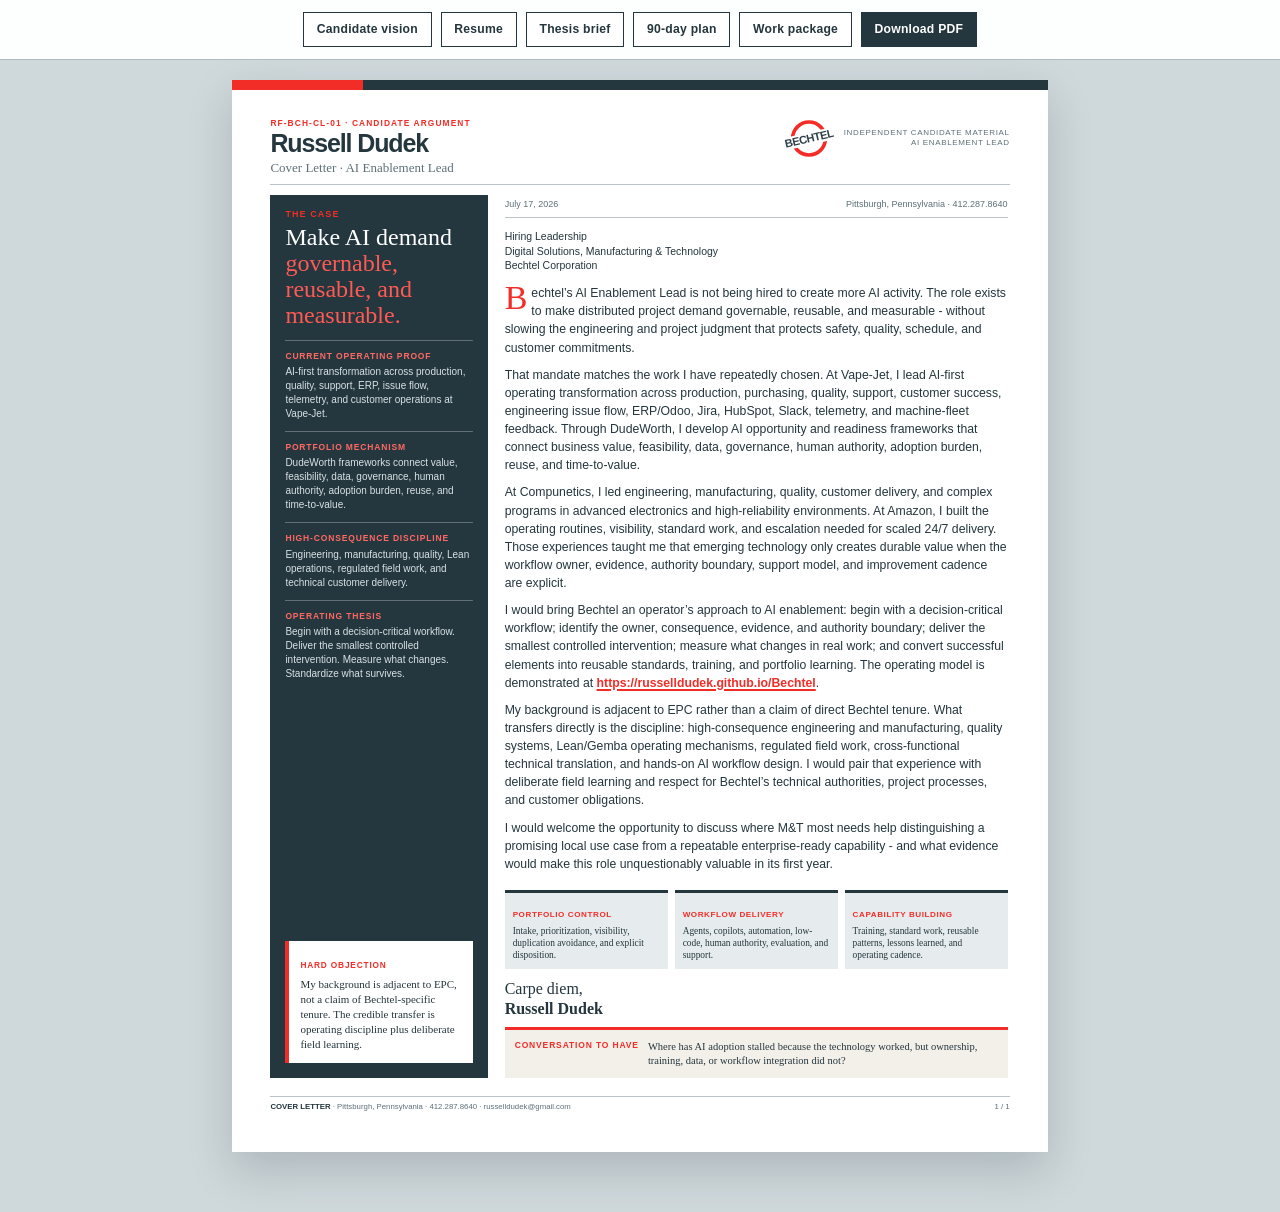
<file: cover-letter.html>
<!doctype html><html lang="en"><head><meta charset="utf-8"><meta name="viewport" content="width=device-width,initial-scale=1"><title>Russell Dudek · Bechtel AI Enablement Lead Cover Letter</title><link rel="stylesheet" href="document-system.css"></head><body><div class="doc-toolbar"><a href="index.html">Candidate vision</a><a href="resume.html">Resume</a><a href="interview-brief.html">Thesis brief</a><a href="90-day-plan.html">90-day plan</a><a href="work-package-review.html">Work package</a><a class="download-link" href="docs/Russell-Dudek-Bechtel-AI-Enablement-Cover-Letter.pdf" download>Download PDF</a></div><main class="document-stack"><section class="dossier-page cover-doc"><header class="dossier-header"><div><div class="page-code">RF-BCH-CL-01 · CANDIDATE ARGUMENT</div><div class="candidate-name">Russell Dudek</div><div class="candidate-role">Cover Letter · AI Enablement Lead</div></div><div class="brand-block"><img src="assets/brand/bechtel-logo-official.svg?v=20260717-dossier" alt="Bechtel"><span>Independent candidate material<br>AI Enablement Lead</span></div></header>
<div class="cover-grid"><aside class="thesis-rail"><div class="kicker">The case</div><h2>Make AI demand <em>governable, reusable, and measurable.</em></h2>
<div class="rail-item"><b>Current operating proof</b><span>AI-first transformation across production, quality, support, ERP, issue flow, telemetry, and customer operations at Vape-Jet.</span></div>
<div class="rail-item"><b>Portfolio mechanism</b><span>DudeWorth frameworks connect value, feasibility, data, governance, human authority, adoption burden, reuse, and time-to-value.</span></div>
<div class="rail-item"><b>High-consequence discipline</b><span>Engineering, manufacturing, quality, Lean operations, regulated field work, and technical customer delivery.</span></div>
<div class="rail-item"><b>Operating thesis</b><span>Begin with a decision-critical workflow. Deliver the smallest controlled intervention. Measure what changes. Standardize what survives.</span></div>
<div class="rail-objection"><b>Hard objection</b><p>My background is adjacent to EPC, not a claim of Bechtel-specific tenure. The credible transfer is operating discipline plus deliberate field learning.</p></div></aside>
<div class="letter-column"><div class="letter-meta"><span>July 17, 2026</span><span>Pittsburgh, Pennsylvania · 412.287.8640</span></div><div class="letter-address">Hiring Leadership<br>Digital Solutions, Manufacturing & Technology<br>Bechtel Corporation</div>
<div class="letter-body"><p>Bechtel’s AI Enablement Lead is not being hired to create more AI activity. The role exists to make distributed project demand governable, reusable, and measurable - without slowing the engineering and project judgment that protects safety, quality, schedule, and customer commitments.</p>
<p>That mandate matches the work I have repeatedly chosen. At Vape-Jet, I lead AI-first operating transformation across production, purchasing, quality, support, customer success, engineering issue flow, ERP/Odoo, Jira, HubSpot, Slack, telemetry, and machine-fleet feedback. Through DudeWorth, I develop AI opportunity and readiness frameworks that connect business value, feasibility, data, governance, human authority, adoption burden, reuse, and time-to-value.</p>
<p>At Compunetics, I led engineering, manufacturing, quality, customer delivery, and complex programs in advanced electronics and high-reliability environments. At Amazon, I built the operating routines, visibility, standard work, and escalation needed for scaled 24/7 delivery. Those experiences taught me that emerging technology only creates durable value when the workflow owner, evidence, authority boundary, support model, and improvement cadence are explicit.</p>
<p>I would bring Bechtel an operator’s approach to AI enablement: begin with a decision-critical workflow; identify the owner, consequence, evidence, and authority boundary; deliver the smallest controlled intervention; measure what changes in real work; and convert successful elements into reusable standards, training, and portfolio learning. The operating model is demonstrated at <a href="https://russelldudek.github.io/Bechtel" style="color:#f22d27;font-weight:900;text-decoration-thickness:1.5px;text-underline-offset:2px">https://russelldudek.github.io/Bechtel</a>.</p>
<p>My background is adjacent to EPC rather than a claim of direct Bechtel tenure. What transfers directly is the discipline: high-consequence engineering and manufacturing, quality systems, Lean/Gemba operating mechanisms, regulated field work, cross-functional technical translation, and hands-on AI workflow design. I would pair that experience with deliberate field learning and respect for Bechtel’s technical authorities, project processes, and customer obligations.</p>
<p>I would welcome the opportunity to discuss where M&T most needs help distinguishing a promising local use case from a repeatable enterprise-ready capability - and what evidence would make this role unquestionably valuable in its first year.</p></div><div class="letter-proof-grid"><div><b>Portfolio control</b><span>Intake, prioritization, visibility, duplication avoidance, and explicit disposition.</span></div><div><b>Workflow delivery</b><span>Agents, copilots, automation, low-code, human authority, evaluation, and support.</span></div><div><b>Capability building</b><span>Training, standard work, reusable patterns, lessons learned, and operating cadence.</span></div></div>
<div class="letter-close"><div class="letter-sign">Carpe diem,<br><strong>Russell Dudek</strong></div><div class="closing-receipt"><b>Conversation to have</b><span>Where has AI adoption stalled because the technology worked, but ownership, training, data, or workflow integration did not?</span></div></div></div></div><footer class="page-footer"><span><b>COVER LETTER</b> · Pittsburgh, Pennsylvania · 412.287.8640 · russelldudek@gmail.com</span><span>1 / 1</span></footer></section></main></body></html>
</file>
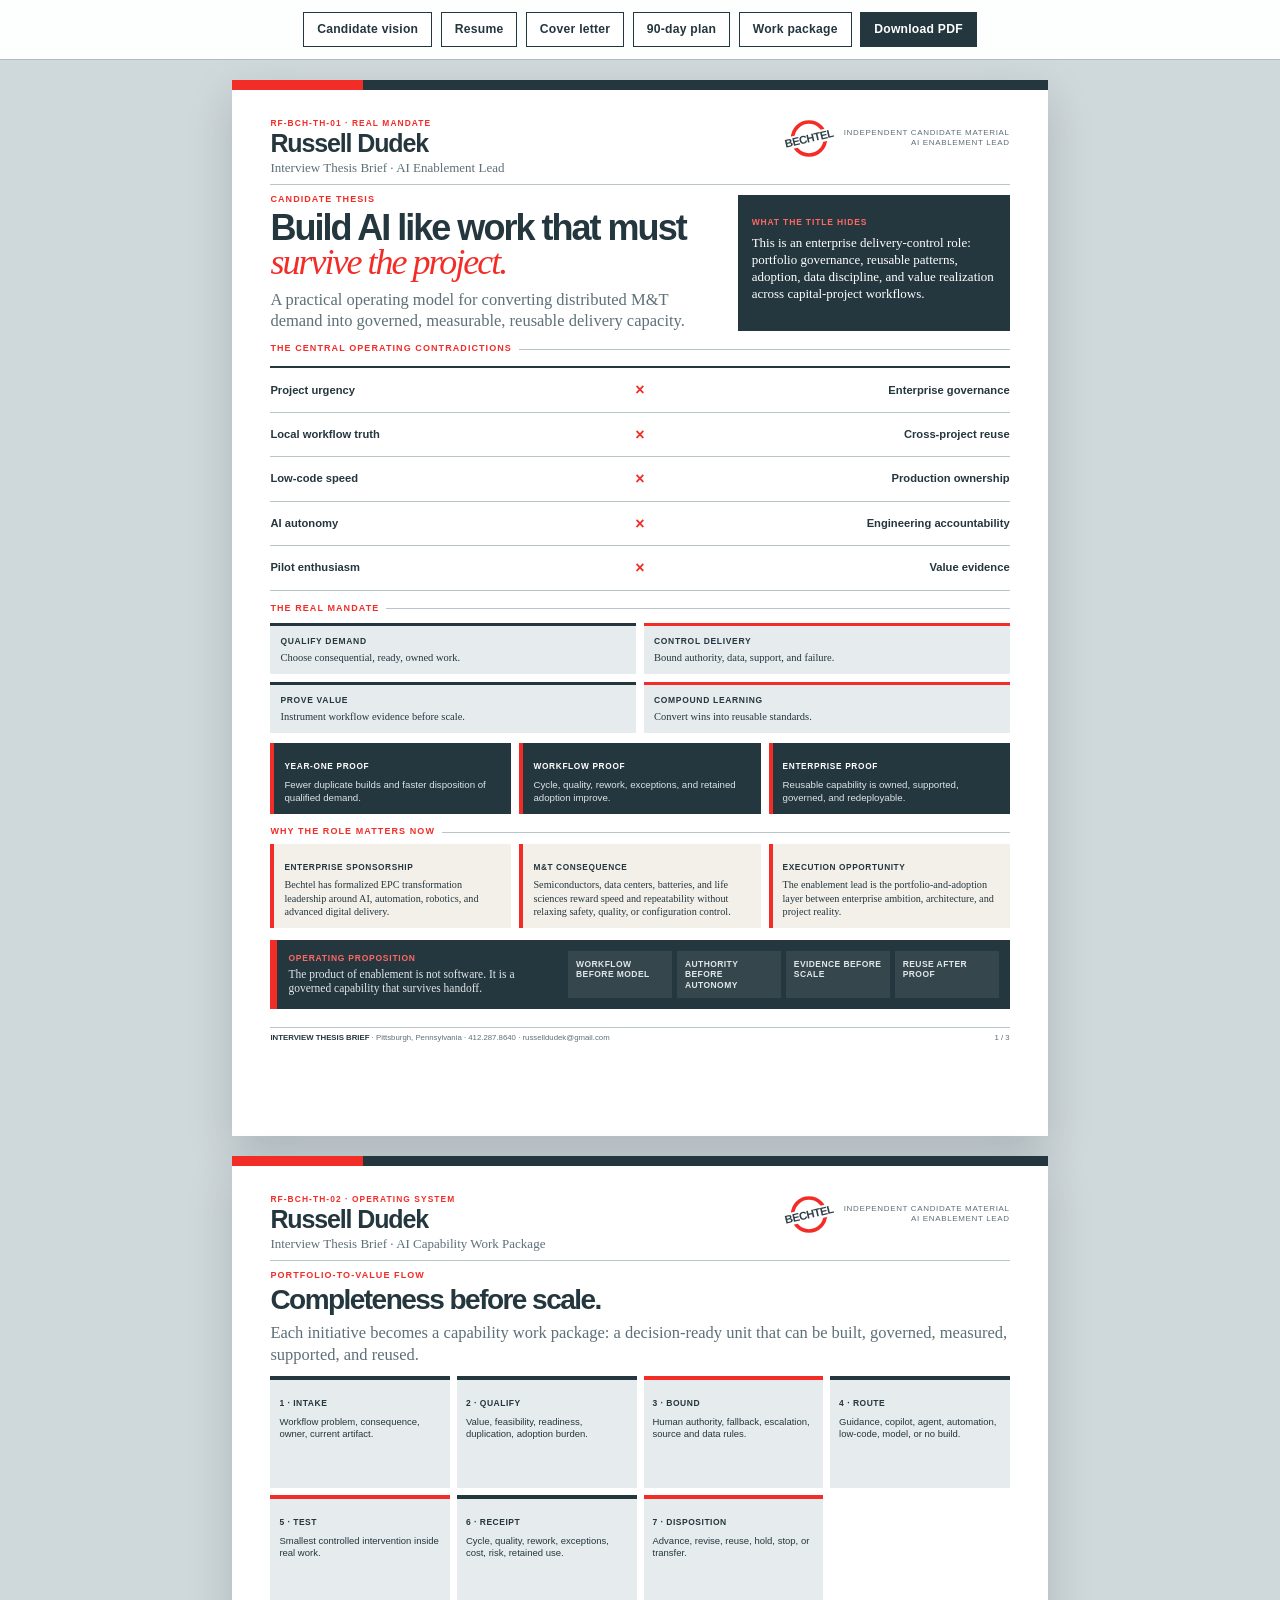
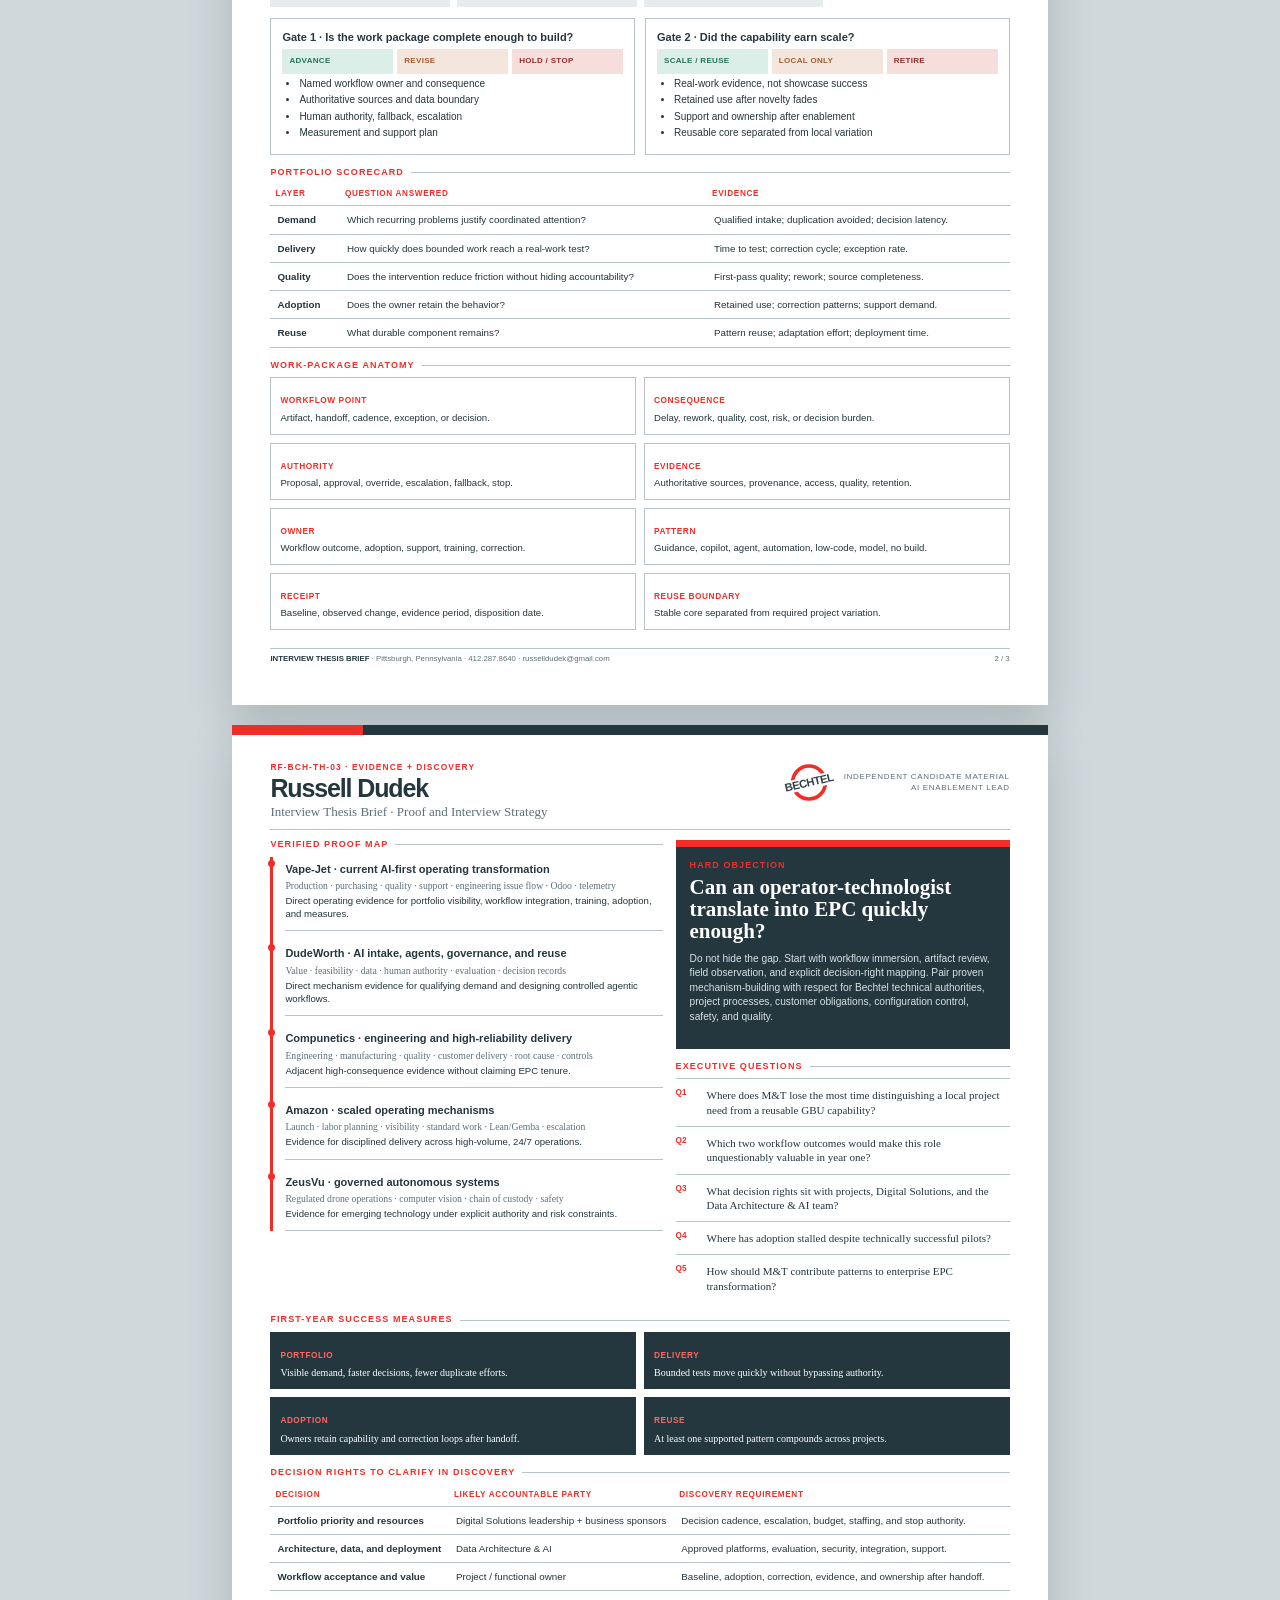
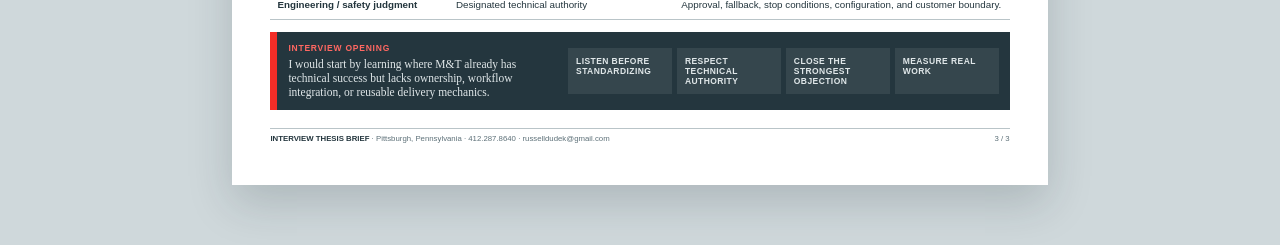
<file: interview-brief.html>
<!doctype html><html lang="en"><head><meta charset="utf-8"><meta name="viewport" content="width=device-width,initial-scale=1"><title>Russell Dudek · Bechtel Interview Thesis Brief</title><link rel="stylesheet" href="document-system.css"></head><body><div class="doc-toolbar"><a href="index.html">Candidate vision</a><a href="resume.html">Resume</a><a href="cover-letter.html">Cover letter</a><a href="90-day-plan.html">90-day plan</a><a href="work-package-review.html">Work package</a><a class="download-link" href="docs/Russell-Dudek-Bechtel-Interview-Thesis-Brief.pdf" download>Download PDF</a></div><main class="document-stack">
<section class="dossier-page brief-doc"><header class="dossier-header"><div><div class="page-code">RF-BCH-TH-01 · REAL MANDATE</div><div class="candidate-name">Russell Dudek</div><div class="candidate-role">Interview Thesis Brief · AI Enablement Lead</div></div><div class="brand-block"><img src="assets/brand/bechtel-logo-official.svg?v=20260717-dossier" alt="Bechtel"><span>Independent candidate material<br>AI Enablement Lead</span></div></header>
<div class="brief-hero"><div><div class="kicker">Candidate thesis</div><h1 class="display-title">Build AI like work that must <em>survive the project.</em></h1><p class="lead">A practical operating model for converting distributed M&T demand into governed, measurable, reusable delivery capacity.</p></div><aside class="side-note"><b>What the title hides</b><p>This is an enterprise delivery-control role: portfolio governance, reusable patterns, adoption, data discipline, and value realization across capital-project workflows.</p></aside></div>
<div class="section"><div class="section-label">The central operating contradictions</div><div class="tension-matrix"><div class="tension-row"><b>Project urgency</b><i>×</i><b>Enterprise governance</b></div><div class="tension-row"><b>Local workflow truth</b><i>×</i><b>Cross-project reuse</b></div><div class="tension-row"><b>Low-code speed</b><i>×</i><b>Production ownership</b></div><div class="tension-row"><b>AI autonomy</b><i>×</i><b>Engineering accountability</b></div><div class="tension-row"><b>Pilot enthusiasm</b><i>×</i><b>Value evidence</b></div></div></div>
<div class="section"><div class="section-label">The real mandate</div><div class="mandate-map"><div class="mandate-node"><b>Qualify demand</b><span>Choose consequential, ready, owned work.</span></div><div class="mandate-node"><b>Control delivery</b><span>Bound authority, data, support, and failure.</span></div><div class="mandate-node"><b>Prove value</b><span>Instrument workflow evidence before scale.</span></div><div class="mandate-node"><b>Compound learning</b><span>Convert wins into reusable standards.</span></div></div></div>
<div class="success-strip"><div class="success-block"><b>Year-one proof</b><p>Fewer duplicate builds and faster disposition of qualified demand.</p></div><div class="success-block"><b>Workflow proof</b><p>Cycle, quality, rework, exceptions, and retained adoption improve.</p></div><div class="success-block"><b>Enterprise proof</b><p>Reusable capability is owned, supported, governed, and redeployable.</p></div></div><div class="section"><div class="section-label">Why the role matters now</div><div class="moment-grid"><div class="moment-card"><b>Enterprise sponsorship</b><span>Bechtel has formalized EPC transformation leadership around AI, automation, robotics, and advanced digital delivery.</span></div><div class="moment-card"><b>M&T consequence</b><span>Semiconductors, data centers, batteries, and life sciences reward speed and repeatability without relaxing safety, quality, or configuration control.</span></div><div class="moment-card"><b>Execution opportunity</b><span>The enablement lead is the portfolio-and-adoption layer between enterprise ambition, architecture, and project reality.</span></div></div></div>
<div class="bottom-dossier-band"><div><b>Operating proposition</b><span>The product of enablement is not software. It is a governed capability that survives handoff.</span></div><div class="bottom-mini-grid"><span>Workflow before model</span><span>Authority before autonomy</span><span>Evidence before scale</span><span>Reuse after proof</span></div></div><footer class="page-footer"><span><b>INTERVIEW THESIS BRIEF</b> · Pittsburgh, Pennsylvania · 412.287.8640 · russelldudek@gmail.com</span><span>1 / 3</span></footer></section>
<section class="dossier-page brief-doc"><header class="dossier-header"><div><div class="page-code">RF-BCH-TH-02 · OPERATING SYSTEM</div><div class="candidate-name">Russell Dudek</div><div class="candidate-role">Interview Thesis Brief · AI Capability Work Package</div></div><div class="brand-block"><img src="assets/brand/bechtel-logo-official.svg?v=20260717-dossier" alt="Bechtel"><span>Independent candidate material<br>AI Enablement Lead</span></div></header>
<div class="kicker">Portfolio-to-value flow</div><h1 class="display-title" style="font-size:28px">Completeness before scale.</h1><p class="lead">Each initiative becomes a capability work package: a decision-ready unit that can be built, governed, measured, supported, and reused.</p>
<div class="pipeline"><div class="pipeline-step"><b>1 · Intake</b><p>Workflow problem, consequence, owner, current artifact.</p></div><div class="pipeline-step"><b>2 · Qualify</b><p>Value, feasibility, readiness, duplication, adoption burden.</p></div><div class="pipeline-step"><b>3 · Bound</b><p>Human authority, fallback, escalation, source and data rules.</p></div><div class="pipeline-step"><b>4 · Route</b><p>Guidance, copilot, agent, automation, low-code, model, or no build.</p></div><div class="pipeline-step"><b>5 · Test</b><p>Smallest controlled intervention inside real work.</p></div><div class="pipeline-step"><b>6 · Receipt</b><p>Cycle, quality, rework, exceptions, cost, risk, retained use.</p></div><div class="pipeline-step"><b>7 · Disposition</b><p>Advance, revise, reuse, hold, stop, or transfer.</p></div></div>
<div class="gate-grid"><div class="decision-gate"><h3>Gate 1 · Is the work package complete enough to build?</h3><div class="gate-options"><span class="gate-option advance">Advance</span><span class="gate-option revise">Revise</span><span class="gate-option stop">Hold / stop</span></div><ul class="compact-list"><li>Named workflow owner and consequence</li><li>Authoritative sources and data boundary</li><li>Human authority, fallback, escalation</li><li>Measurement and support plan</li></ul></div><div class="decision-gate"><h3>Gate 2 · Did the capability earn scale?</h3><div class="gate-options"><span class="gate-option advance">Scale / reuse</span><span class="gate-option revise">Local only</span><span class="gate-option stop">Retire</span></div><ul class="compact-list"><li>Real-work evidence, not showcase success</li><li>Retained use after novelty fades</li><li>Support and ownership after enablement</li><li>Reusable core separated from local variation</li></ul></div></div>
<div class="section"><div class="section-label">Portfolio scorecard</div><table class="scorecard"><thead><tr><th>Layer</th><th>Question answered</th><th>Evidence</th></tr></thead><tbody><tr><td>Demand</td><td>Which recurring problems justify coordinated attention?</td><td>Qualified intake; duplication avoided; decision latency.</td></tr><tr><td>Delivery</td><td>How quickly does bounded work reach a real-work test?</td><td>Time to test; correction cycle; exception rate.</td></tr><tr><td>Quality</td><td>Does the intervention reduce friction without hiding accountability?</td><td>First-pass quality; rework; source completeness.</td></tr><tr><td>Adoption</td><td>Does the owner retain the behavior?</td><td>Retained use; correction patterns; support demand.</td></tr><tr><td>Reuse</td><td>What durable component remains?</td><td>Pattern reuse; adaptation effort; deployment time.</td></tr></tbody></table></div><div class="section"><div class="section-label">Work-package anatomy</div><div class="anatomy-grid"><div class="anatomy-card"><b>Workflow point</b><span>Artifact, handoff, cadence, exception, or decision.</span></div><div class="anatomy-card"><b>Consequence</b><span>Delay, rework, quality, cost, risk, or decision burden.</span></div><div class="anatomy-card"><b>Authority</b><span>Proposal, approval, override, escalation, fallback, stop.</span></div><div class="anatomy-card"><b>Evidence</b><span>Authoritative sources, provenance, access, quality, retention.</span></div><div class="anatomy-card"><b>Owner</b><span>Workflow outcome, adoption, support, training, correction.</span></div><div class="anatomy-card"><b>Pattern</b><span>Guidance, copilot, agent, automation, low-code, model, no build.</span></div><div class="anatomy-card"><b>Receipt</b><span>Baseline, observed change, evidence period, disposition date.</span></div><div class="anatomy-card"><b>Reuse boundary</b><span>Stable core separated from required project variation.</span></div></div></div><footer class="page-footer"><span><b>INTERVIEW THESIS BRIEF</b> · Pittsburgh, Pennsylvania · 412.287.8640 · russelldudek@gmail.com</span><span>2 / 3</span></footer></section>
<section class="dossier-page brief-doc"><header class="dossier-header"><div><div class="page-code">RF-BCH-TH-03 · EVIDENCE + DISCOVERY</div><div class="candidate-name">Russell Dudek</div><div class="candidate-role">Interview Thesis Brief · Proof and Interview Strategy</div></div><div class="brand-block"><img src="assets/brand/bechtel-logo-official.svg?v=20260717-dossier" alt="Bechtel"><span>Independent candidate material<br>AI Enablement Lead</span></div></header>
<div class="proof-map"><div><div class="section-label">Verified proof map</div><div class="proof-timeline"><div class="proof-item"><b>Vape-Jet · current AI-first operating transformation</b><span>Production · purchasing · quality · support · engineering issue flow · Odoo · telemetry</span><p>Direct operating evidence for portfolio visibility, workflow integration, training, adoption, and measures.</p></div><div class="proof-item"><b>DudeWorth · AI intake, agents, governance, and reuse</b><span>Value · feasibility · data · human authority · evaluation · decision records</span><p>Direct mechanism evidence for qualifying demand and designing controlled agentic workflows.</p></div><div class="proof-item"><b>Compunetics · engineering and high-reliability delivery</b><span>Engineering · manufacturing · quality · customer delivery · root cause · controls</span><p>Adjacent high-consequence evidence without claiming EPC tenure.</p></div><div class="proof-item"><b>Amazon · scaled operating mechanisms</b><span>Launch · labor planning · visibility · standard work · Lean/Gemba · escalation</span><p>Evidence for disciplined delivery across high-volume, 24/7 operations.</p></div><div class="proof-item"><b>ZeusVu · governed autonomous systems</b><span>Regulated drone operations · computer vision · chain of custody · safety</span><p>Evidence for emerging technology under explicit authority and risk constraints.</p></div></div></div>
<aside><div class="objection-box"><div class="kicker">Hard objection</div><h2>Can an operator-technologist translate into EPC quickly enough?</h2><p>Do not hide the gap. Start with workflow immersion, artifact review, field observation, and explicit decision-right mapping. Pair proven mechanism-building with respect for Bechtel technical authorities, project processes, customer obligations, configuration control, safety, and quality.</p></div>
<div class="section"><div class="section-label">Executive questions</div><ol class="question-list"><li>Where does M&T lose the most time distinguishing a local project need from a reusable GBU capability?</li><li>Which two workflow outcomes would make this role unquestionably valuable in year one?</li><li>What decision rights sit with projects, Digital Solutions, and the Data Architecture & AI team?</li><li>Where has adoption stalled despite technically successful pilots?</li><li>How should M&T contribute patterns to enterprise EPC transformation?</li></ol></div></aside></div>
<div class="section"><div class="section-label">First-year success measures</div><div class="receipt-grid"><div class="receipt"><b>Portfolio</b><span>Visible demand, faster decisions, fewer duplicate efforts.</span></div><div class="receipt"><b>Delivery</b><span>Bounded tests move quickly without bypassing authority.</span></div><div class="receipt"><b>Adoption</b><span>Owners retain capability and correction loops after handoff.</span></div><div class="receipt"><b>Reuse</b><span>At least one supported pattern compounds across projects.</span></div></div></div>
<div class="section"><div class="section-label">Decision rights to clarify in discovery</div><table class="scorecard"><thead><tr><th>Decision</th><th>Likely accountable party</th><th>Discovery requirement</th></tr></thead><tbody><tr><td>Portfolio priority and resources</td><td>Digital Solutions leadership + business sponsors</td><td>Decision cadence, escalation, budget, staffing, and stop authority.</td></tr><tr><td>Architecture, data, and deployment</td><td>Data Architecture & AI</td><td>Approved platforms, evaluation, security, integration, support.</td></tr><tr><td>Workflow acceptance and value</td><td>Project / functional owner</td><td>Baseline, adoption, correction, evidence, and ownership after handoff.</td></tr><tr><td>Engineering / safety judgment</td><td>Designated technical authority</td><td>Approval, fallback, stop conditions, configuration, and customer boundary.</td></tr></tbody></table></div><div class="bottom-dossier-band"><div><b>Interview opening</b><span>I would start by learning where M&T already has technical success but lacks ownership, workflow integration, or reusable delivery mechanics.</span></div><div class="bottom-mini-grid"><span>Listen before standardizing</span><span>Respect technical authority</span><span>Close the strongest objection</span><span>Measure real work</span></div></div><footer class="page-footer"><span><b>INTERVIEW THESIS BRIEF</b> · Pittsburgh, Pennsylvania · 412.287.8640 · russelldudek@gmail.com</span><span>3 / 3</span></footer></section></main></body></html>
</file>
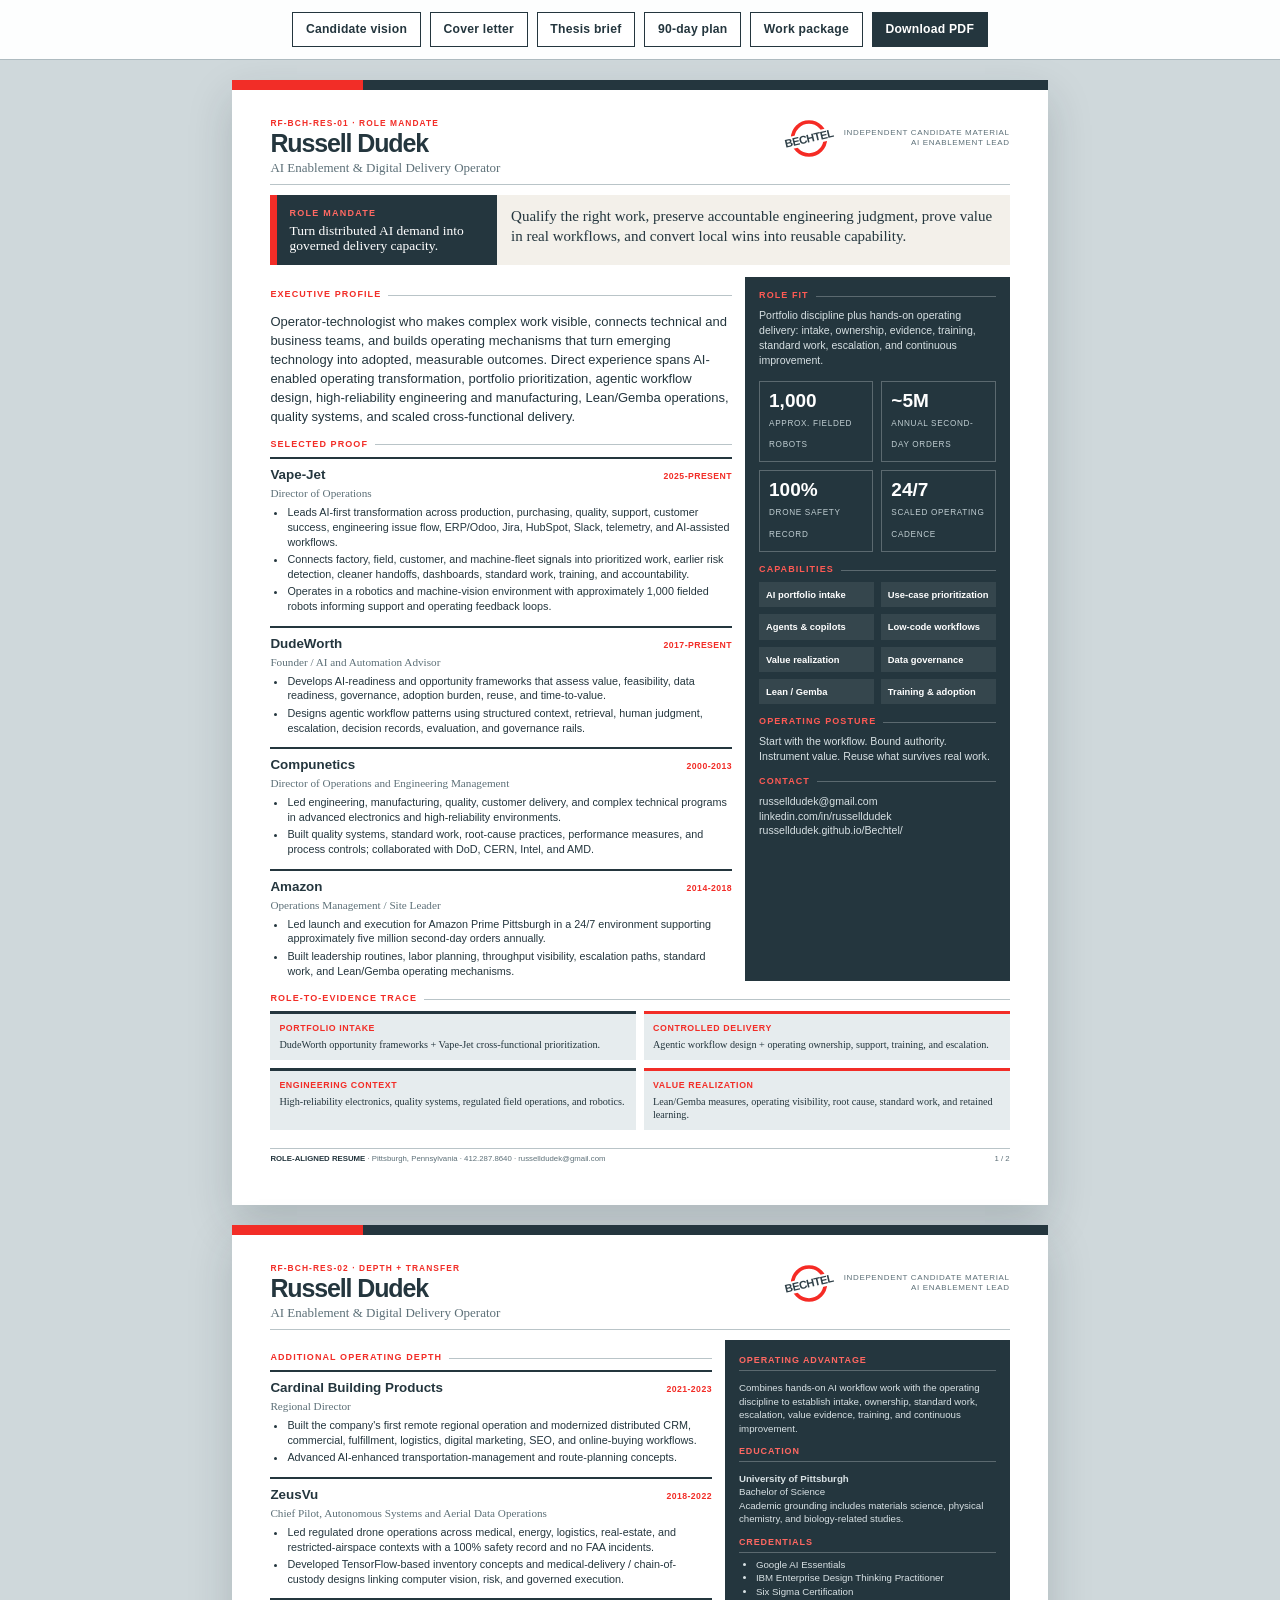
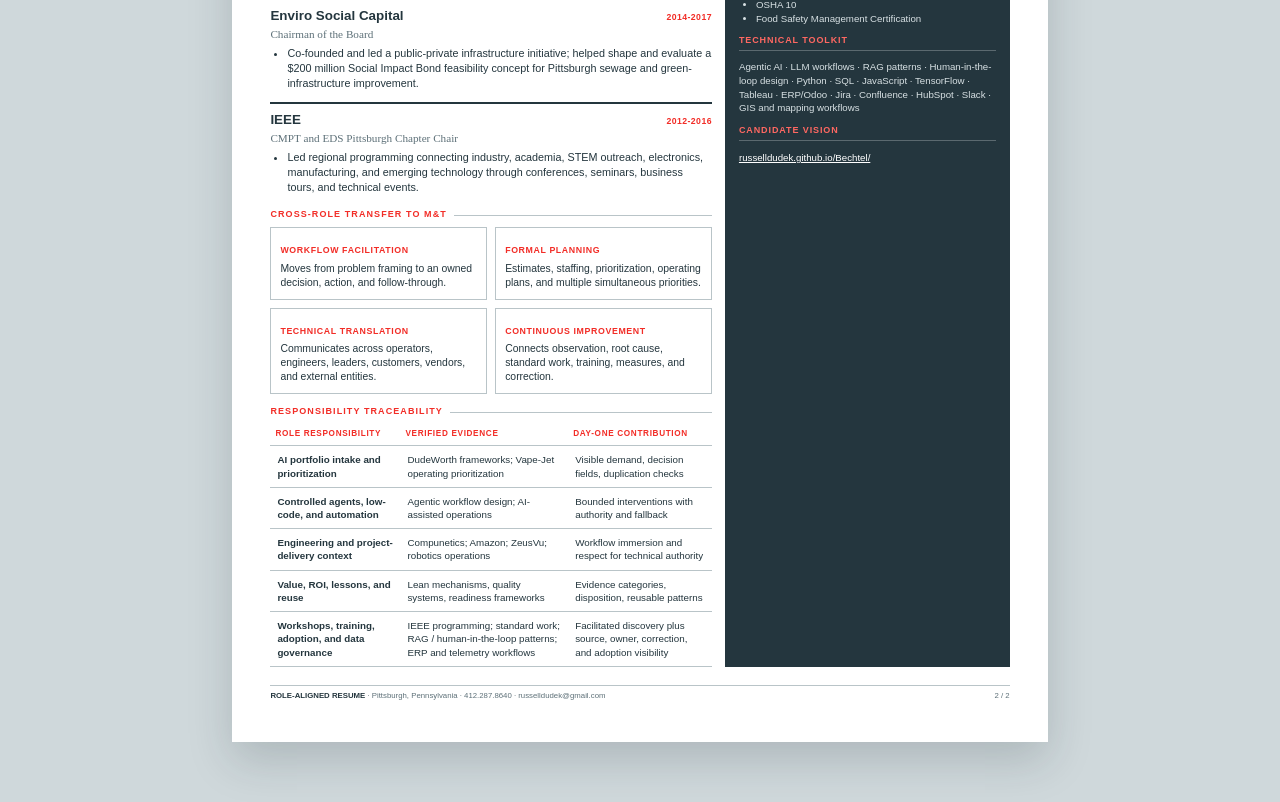
<file: resume.html>
<!doctype html><html lang="en"><head><meta charset="utf-8"><meta name="viewport" content="width=device-width,initial-scale=1"><title>Russell Dudek · Bechtel AI Enablement Lead Resume</title><link rel="stylesheet" href="document-system.css"></head><body><div class="doc-toolbar"><a href="index.html">Candidate vision</a><a href="cover-letter.html">Cover letter</a><a href="interview-brief.html">Thesis brief</a><a href="90-day-plan.html">90-day plan</a><a href="work-package-review.html">Work package</a><a class="download-link" href="docs/Russell-Dudek-Bechtel-AI-Enablement-Resume.pdf" download>Download PDF</a></div><main class="document-stack">
<section class="dossier-page resume-doc resume-page1"><header class="dossier-header"><div><div class="page-code">RF-BCH-RES-01 · ROLE MANDATE</div><div class="candidate-name">Russell Dudek</div><div class="candidate-role">AI Enablement & Digital Delivery Operator</div></div><div class="brand-block"><img src="assets/brand/bechtel-logo-official.svg?v=20260717-dossier" alt="Bechtel"><span>Independent candidate material<br>AI Enablement Lead</span></div></header>
<div class="mandate-banner"><div class="mandate-label"><b>Role mandate</b><span>Turn distributed AI demand into governed delivery capacity.</span></div><div class="mandate-copy">Qualify the right work, preserve accountable engineering judgment, prove value in real workflows, and convert local wins into reusable capability.</div></div>
<div class="resume-layout"><div>
<div class="section"><div class="section-label">Executive profile</div><p class="body-copy">Operator-technologist who makes complex work visible, connects technical and business teams, and builds operating mechanisms that turn emerging technology into adopted, measurable outcomes. Direct experience spans AI-enabled operating transformation, portfolio prioritization, agentic workflow design, high-reliability engineering and manufacturing, Lean/Gemba operations, quality systems, and scaled cross-functional delivery.</p></div>
<div class="section"><div class="section-label">Selected proof</div><div class="experience-list">
<article class="experience-block"><div class="experience-head"><h3>Vape-Jet</h3><time>2025-PRESENT</time></div><div class="experience-role">Director of Operations</div><ul><li>Leads AI-first transformation across production, purchasing, quality, support, customer success, engineering issue flow, ERP/Odoo, Jira, HubSpot, Slack, telemetry, and AI-assisted workflows.</li><li>Connects factory, field, customer, and machine-fleet signals into prioritized work, earlier risk detection, cleaner handoffs, dashboards, standard work, training, and accountability.</li><li>Operates in a robotics and machine-vision environment with approximately 1,000 fielded robots informing support and operating feedback loops.</li></ul></article>
<article class="experience-block"><div class="experience-head"><h3>DudeWorth</h3><time>2017-PRESENT</time></div><div class="experience-role">Founder / AI and Automation Advisor</div><ul><li>Develops AI-readiness and opportunity frameworks that assess value, feasibility, data readiness, governance, adoption burden, reuse, and time-to-value.</li><li>Designs agentic workflow patterns using structured context, retrieval, human judgment, escalation, decision records, evaluation, and governance rails.</li></ul></article>
<article class="experience-block"><div class="experience-head"><h3>Compunetics</h3><time>2000-2013</time></div><div class="experience-role">Director of Operations and Engineering Management</div><ul><li>Led engineering, manufacturing, quality, customer delivery, and complex technical programs in advanced electronics and high-reliability environments.</li><li>Built quality systems, standard work, root-cause practices, performance measures, and process controls; collaborated with DoD, CERN, Intel, and AMD.</li></ul></article>
<article class="experience-block"><div class="experience-head"><h3>Amazon</h3><time>2014-2018</time></div><div class="experience-role">Operations Management / Site Leader</div><ul><li>Led launch and execution for Amazon Prime Pittsburgh in a 24/7 environment supporting approximately five million second-day orders annually.</li><li>Built leadership routines, labor planning, throughput visibility, escalation paths, standard work, and Lean/Gemba operating mechanisms.</li></ul></article>
</div></div>
</div><aside class="proof-rail"><div><div class="section-label">Role fit</div><p>Portfolio discipline plus hands-on operating delivery: intake, ownership, evidence, training, standard work, escalation, and continuous improvement.</p></div>
<div class="metric-stack"><div class="metric-chip"><strong>1,000</strong><span>approx. fielded robots</span></div><div class="metric-chip"><strong>~5M</strong><span>annual second-day orders</span></div><div class="metric-chip"><strong>100%</strong><span>drone safety record</span></div><div class="metric-chip"><strong>24/7</strong><span>scaled operating cadence</span></div></div>
<div><div class="section-label">Capabilities</div><div class="capability-grid"><span>AI portfolio intake</span><span>Use-case prioritization</span><span>Agents & copilots</span><span>Low-code workflows</span><span>Value realization</span><span>Data governance</span><span>Lean / Gemba</span><span>Training & adoption</span></div></div>
<div><div class="section-label">Operating posture</div><p>Start with the workflow. Bound authority. Instrument value. Reuse what survives real work.</p></div>
<div><div class="section-label">Contact</div><p>russelldudek@gmail.com<br>linkedin.com/in/russelldudek<br>russelldudek.github.io/Bechtel/</p></div></aside></div>
<div class="section"><div class="section-label">Role-to-evidence trace</div><div class="trace-grid"><div class="trace-card"><b>Portfolio intake</b><span>DudeWorth opportunity frameworks + Vape-Jet cross-functional prioritization.</span></div><div class="trace-card"><b>Controlled delivery</b><span>Agentic workflow design + operating ownership, support, training, and escalation.</span></div><div class="trace-card"><b>Engineering context</b><span>High-reliability electronics, quality systems, regulated field operations, and robotics.</span></div><div class="trace-card"><b>Value realization</b><span>Lean/Gemba measures, operating visibility, root cause, standard work, and retained learning.</span></div></div></div><footer class="page-footer"><span><b>ROLE-ALIGNED RESUME</b> · Pittsburgh, Pennsylvania · 412.287.8640 · russelldudek@gmail.com</span><span>1 / 2</span></footer></section>
<section class="dossier-page resume-doc resume-page2-sheet"><header class="dossier-header"><div><div class="page-code">RF-BCH-RES-02 · DEPTH + TRANSFER</div><div class="candidate-name">Russell Dudek</div><div class="candidate-role">AI Enablement & Digital Delivery Operator</div></div><div class="brand-block"><img src="assets/brand/bechtel-logo-official.svg?v=20260717-dossier" alt="Bechtel"><span>Independent candidate material<br>AI Enablement Lead</span></div></header>
<div class="resume-page2"><div>
<div class="section"><div class="section-label">Additional operating depth</div><div class="experience-list">
<article class="experience-block"><div class="experience-head"><h3>Cardinal Building Products</h3><time>2021-2023</time></div><div class="experience-role">Regional Director</div><ul><li>Built the company's first remote regional operation and modernized distributed CRM, commercial, fulfillment, logistics, digital marketing, SEO, and online-buying workflows.</li><li>Advanced AI-enhanced transportation-management and route-planning concepts.</li></ul></article>
<article class="experience-block"><div class="experience-head"><h3>ZeusVu</h3><time>2018-2022</time></div><div class="experience-role">Chief Pilot, Autonomous Systems and Aerial Data Operations</div><ul><li>Led regulated drone operations across medical, energy, logistics, real-estate, and restricted-airspace contexts with a 100% safety record and no FAA incidents.</li><li>Developed TensorFlow-based inventory concepts and medical-delivery / chain-of-custody designs linking computer vision, risk, and governed execution.</li></ul></article>
<article class="experience-block"><div class="experience-head"><h3>Enviro Social Capital</h3><time>2014-2017</time></div><div class="experience-role">Chairman of the Board</div><ul><li>Co-founded and led a public-private infrastructure initiative; helped shape and evaluate a $200 million Social Impact Bond feasibility concept for Pittsburgh sewage and green-infrastructure improvement.</li></ul></article>
<article class="experience-block"><div class="experience-head"><h3>IEEE</h3><time>2012-2016</time></div><div class="experience-role">CMPT and EDS Pittsburgh Chapter Chair</div><ul><li>Led regional programming connecting industry, academia, STEM outreach, electronics, manufacturing, and emerging technology through conferences, seminars, business tours, and technical events.</li></ul></article>
</div></div>
<div class="section"><div class="section-label">Cross-role transfer to M&T</div><div class="transfer-grid"><div class="transfer-card"><strong>Workflow facilitation</strong><p>Moves from problem framing to an owned decision, action, and follow-through.</p></div><div class="transfer-card"><strong>Formal planning</strong><p>Estimates, staffing, prioritization, operating plans, and multiple simultaneous priorities.</p></div><div class="transfer-card"><strong>Technical translation</strong><p>Communicates across operators, engineers, leaders, customers, vendors, and external entities.</p></div><div class="transfer-card"><strong>Continuous improvement</strong><p>Connects observation, root cause, standard work, training, measures, and correction.</p></div></div></div>
<div class="section"><div class="section-label">Responsibility traceability</div><table class="scorecard resume-trace-table"><thead><tr><th>Role responsibility</th><th>Verified evidence</th><th>Day-one contribution</th></tr></thead><tbody><tr><td>AI portfolio intake and prioritization</td><td>DudeWorth frameworks; Vape-Jet operating prioritization</td><td>Visible demand, decision fields, duplication checks</td></tr><tr><td>Controlled agents, low-code, and automation</td><td>Agentic workflow design; AI-assisted operations</td><td>Bounded interventions with authority and fallback</td></tr><tr><td>Engineering and project-delivery context</td><td>Compunetics; Amazon; ZeusVu; robotics operations</td><td>Workflow immersion and respect for technical authority</td></tr><tr><td>Value, ROI, lessons, and reuse</td><td>Lean mechanisms, quality systems, readiness frameworks</td><td>Evidence categories, disposition, reusable patterns</td></tr><tr><td>Workshops, training, adoption, and data governance</td><td>IEEE programming; standard work; RAG / human-in-the-loop patterns; ERP and telemetry workflows</td><td>Facilitated discovery plus source, owner, correction, and adoption visibility</td></tr></tbody></table></div></div><aside class="dark-panel"><h3>Operating advantage</h3><p>Combines hands-on AI workflow work with the operating discipline to establish intake, ownership, standard work, escalation, value evidence, training, and continuous improvement.</p>
<h3>Education</h3><p><strong>University of Pittsburgh</strong><br>Bachelor of Science<br>Academic grounding includes materials science, physical chemistry, and biology-related studies.</p>
<h3>Credentials</h3><ul><li>Google AI Essentials</li><li>IBM Enterprise Design Thinking Practitioner</li><li>Six Sigma Certification</li><li>OSHA 10</li><li>Food Safety Management Certification</li></ul>
<h3>Technical toolkit</h3><p>Agentic AI · LLM workflows · RAG patterns · Human-in-the-loop design · Python · SQL · JavaScript · TensorFlow · Tableau · ERP/Odoo · Jira · Confluence · HubSpot · Slack · GIS and mapping workflows</p>
<h3>Candidate vision</h3><p><a href="https://russelldudek.github.io/Bechtel/">russelldudek.github.io/Bechtel/</a></p></aside></div>
<footer class="page-footer"><span><b>ROLE-ALIGNED RESUME</b> · Pittsburgh, Pennsylvania · 412.287.8640 · russelldudek@gmail.com</span><span>2 / 2</span></footer></section></main></body></html>
</file>
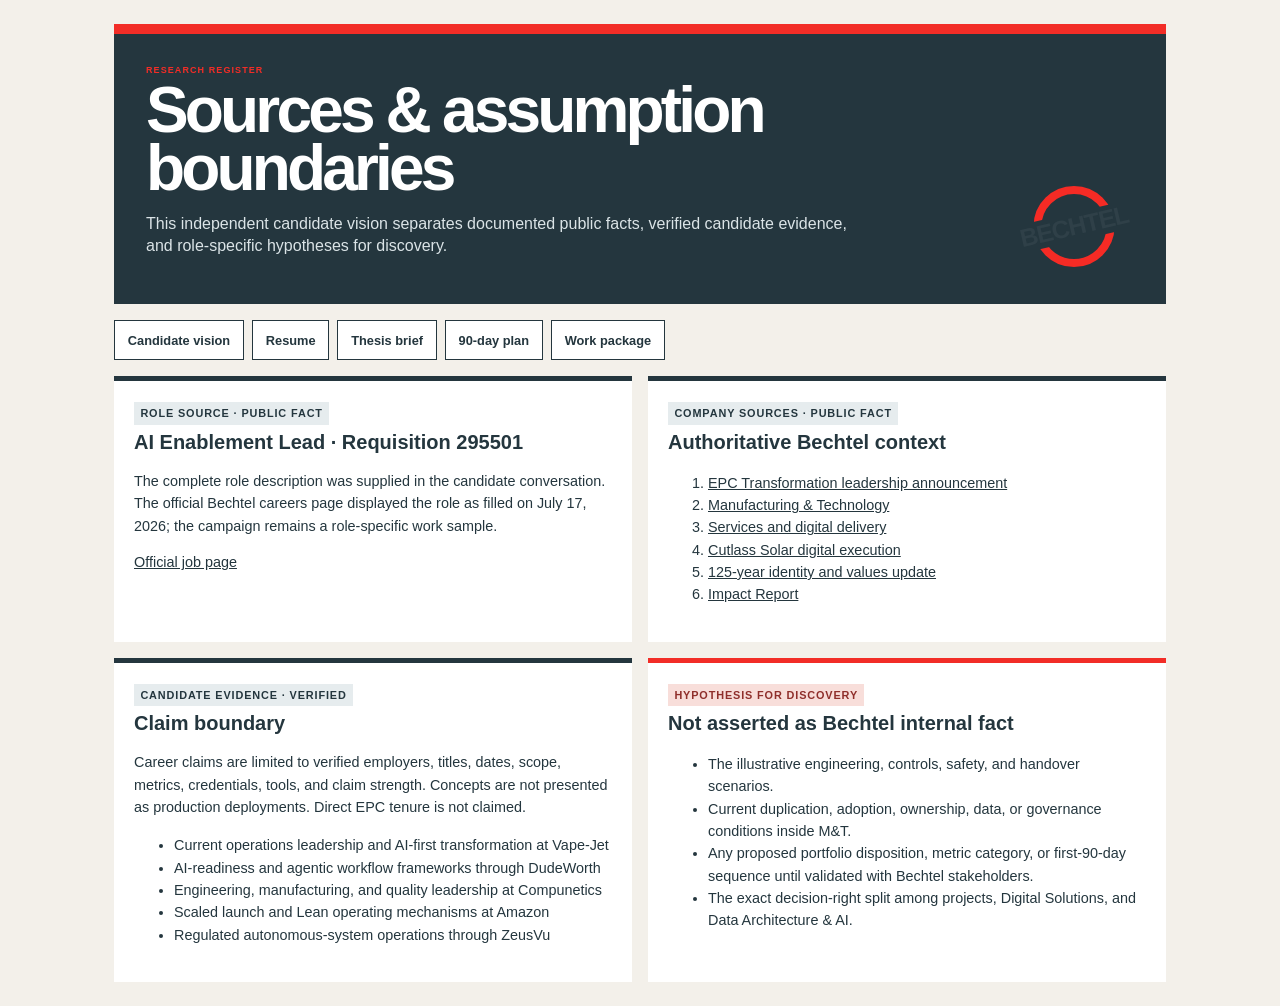
<file: sources.html>
<!doctype html><html lang="en"><head><meta charset="utf-8"><meta name="viewport" content="width=device-width,initial-scale=1"><title>Sources and assumptions · Bechtel AI Enablement candidate vision</title><link rel="stylesheet" href="document-system.css"></head><body class="source-body"><main class="source-shell"><header class="source-header"><div><div class="kicker">Research register</div><h1>Sources & assumption boundaries</h1><p>This independent candidate vision separates documented public facts, verified candidate evidence, and role-specific hypotheses for discovery.</p></div><img src="assets/brand/bechtel-logo-official.svg?v=20260717-dossier" alt="Bechtel"></header><nav class="source-nav"><a href="index.html">Candidate vision</a><a href="resume.html">Resume</a><a href="interview-brief.html">Thesis brief</a><a href="90-day-plan.html">90-day plan</a><a href="work-package-review.html">Work package</a></nav><section class="source-grid"><article class="source-card"><span class="source-badge">Role source · public fact</span><h2>AI Enablement Lead · Requisition 295501</h2><p>The complete role description was supplied in the candidate conversation. The official Bechtel careers page displayed the role as filled on July 17, 2026; the campaign remains a role-specific work sample.</p><p><a href="https://jobs.bechtel.com/us/en/job/BCFBCKUS295501EXTERNALENUS/AI-Enablement-Lead">Official job page</a></p></article><article class="source-card"><span class="source-badge">Company sources · public fact</span><h2>Authoritative Bechtel context</h2><ol><li><a href="https://www.bechtel.com/press-releases/bechtel-names-john-platt-senior-vice-president-epc-transformation/">EPC Transformation leadership announcement</a></li><li><a href="https://www.bechtel.com/markets/manufacturing-technology/">Manufacturing & Technology</a></li><li><a href="https://www.bechtel.com/services/">Services and digital delivery</a></li><li><a href="https://www.bechtel.com/projects/cutlass-solar-1-and-2/">Cutlass Solar digital execution</a></li><li><a href="https://www.bechtel.com/press-releases/bechtel-celebrates-125-years/">125-year identity and values update</a></li><li><a href="https://www.bechtel.com/past-impact/2022/">Impact Report</a></li></ol></article><article class="source-card"><span class="source-badge">Candidate evidence · verified</span><h2>Claim boundary</h2><p>Career claims are limited to verified employers, titles, dates, scope, metrics, credentials, tools, and claim strength. Concepts are not presented as production deployments. Direct EPC tenure is not claimed.</p><ul><li>Current operations leadership and AI-first transformation at Vape-Jet</li><li>AI-readiness and agentic workflow frameworks through DudeWorth</li><li>Engineering, manufacturing, and quality leadership at Compunetics</li><li>Scaled launch and Lean operating mechanisms at Amazon</li><li>Regulated autonomous-system operations through ZeusVu</li></ul></article><article class="source-card hypothesis"><span class="source-badge">Hypothesis for discovery</span><h2>Not asserted as Bechtel internal fact</h2><ul><li>The illustrative engineering, controls, safety, and handover scenarios.</li><li>Current duplication, adoption, ownership, data, or governance conditions inside M&T.</li><li>Any proposed portfolio disposition, metric category, or first-90-day sequence until validated with Bechtel stakeholders.</li><li>The exact decision-right split among projects, Digital Solutions, and Data Architecture & AI.</li></ul></article></section></main></body></html>
</file>
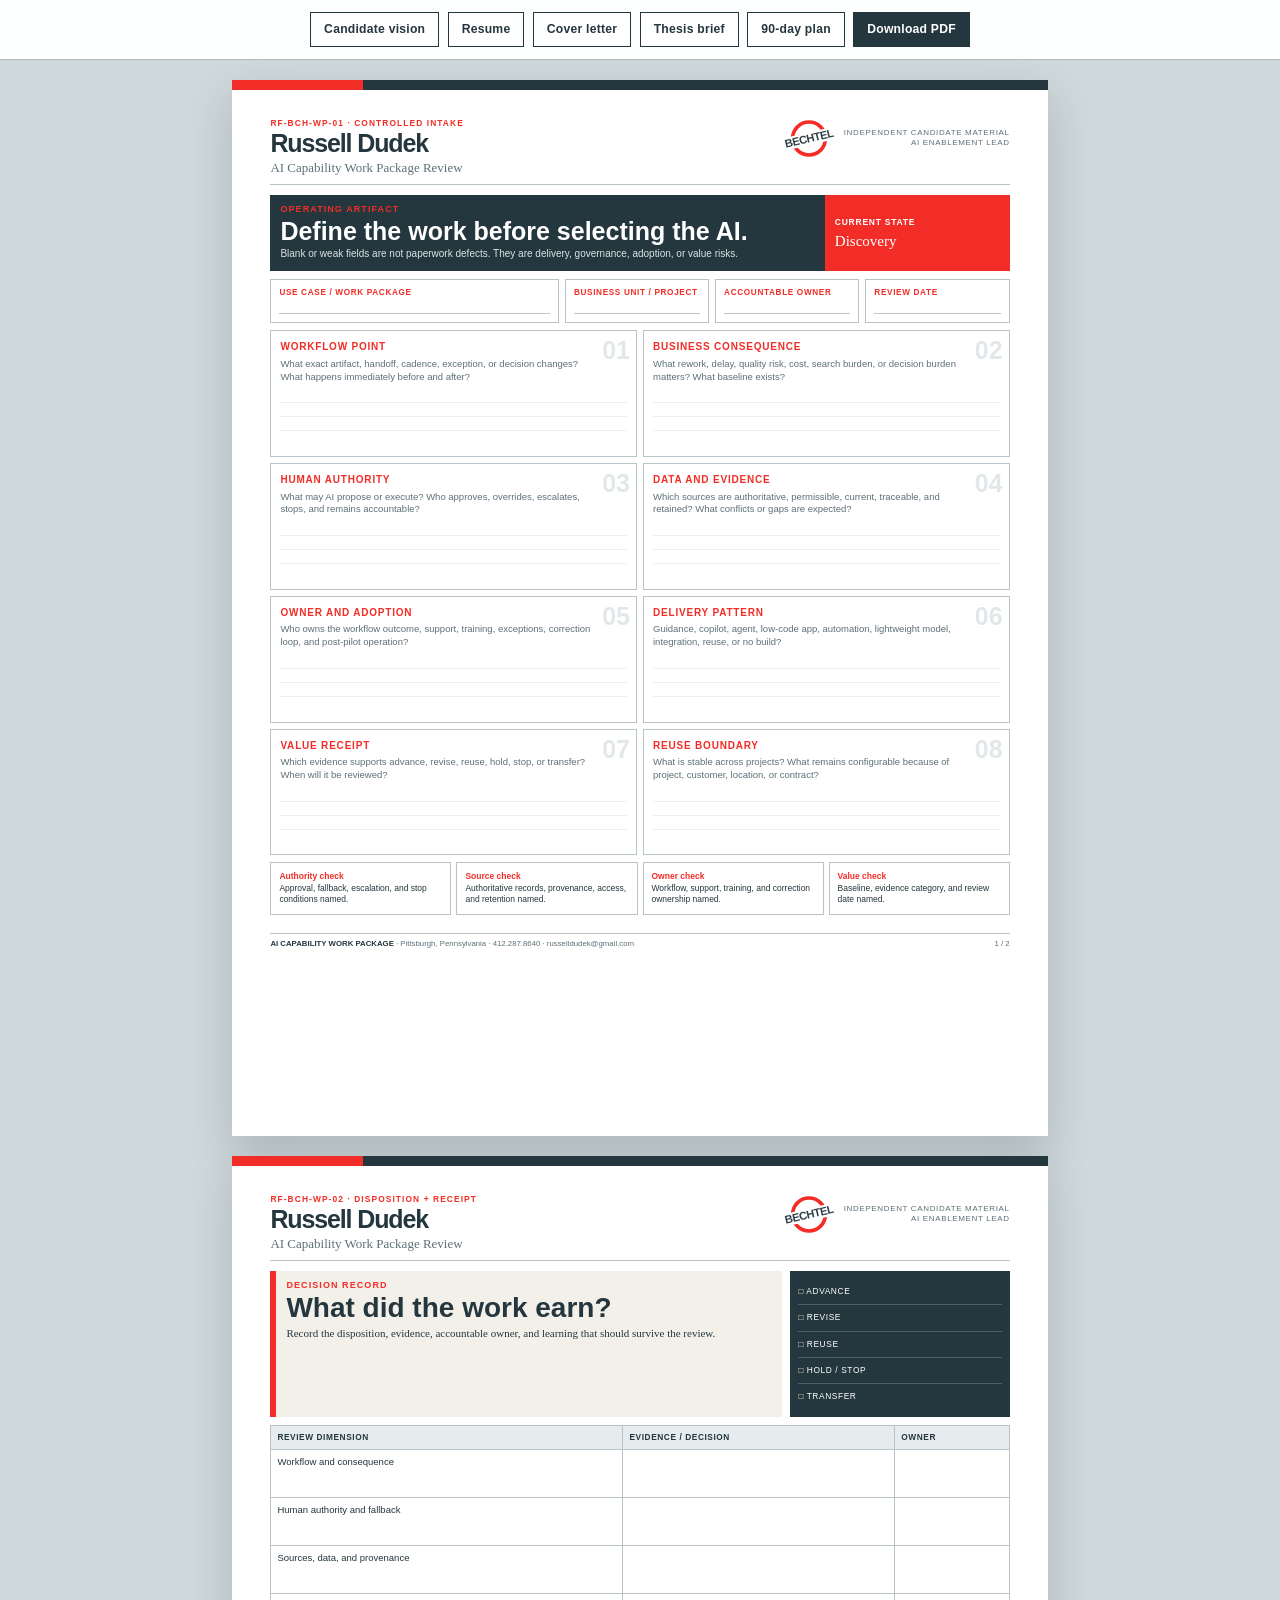
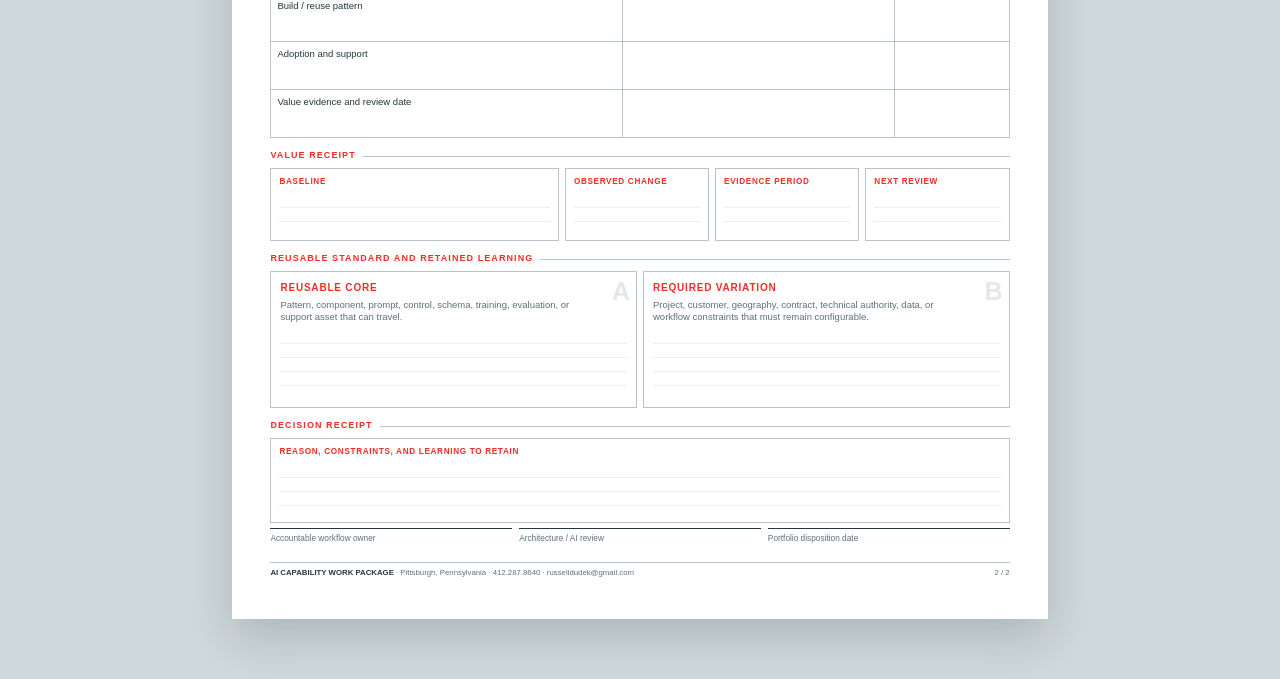
<file: work-package-review.html>
<!doctype html><html lang="en"><head><meta charset="utf-8"><meta name="viewport" content="width=device-width,initial-scale=1"><title>AI Capability Work Package Review</title><link rel="stylesheet" href="document-system.css"></head><body><div class="doc-toolbar"><a href="index.html">Candidate vision</a><a href="resume.html">Resume</a><a href="cover-letter.html">Cover letter</a><a href="interview-brief.html">Thesis brief</a><a href="90-day-plan.html">90-day plan</a><a class="download-link" href="docs/Russell-Dudek-Bechtel-AI-Capability-Work-Package-Review.pdf" download>Download PDF</a></div><main class="document-stack">
<section class="dossier-page work-doc"><header class="dossier-header"><div><div class="page-code">RF-BCH-WP-01 · CONTROLLED INTAKE</div><div class="candidate-name">Russell Dudek</div><div class="candidate-role">AI Capability Work Package Review</div></div><div class="brand-block"><img src="assets/brand/bechtel-logo-official.svg?v=20260717-dossier" alt="Bechtel"><span>Independent candidate material<br>AI Enablement Lead</span></div></header>
<div class="form-banner"><div><div class="kicker">Operating artifact</div><h1>Define the work before selecting the AI.</h1><p>Blank or weak fields are not paperwork defects. They are delivery, governance, adoption, or value risks.</p></div><div class="status"><b>Current state</b><span>Discovery</span></div></div>
<div class="form-meta"><div class="field"><label>Use case / work package</label><div class="write-line"></div></div><div class="field"><label>Business unit / project</label><div class="write-line"></div></div><div class="field"><label>Accountable owner</label><div class="write-line"></div></div><div class="field"><label>Review date</label><div class="write-line"></div></div></div>
<div class="work-grid"><div class="work-field" data-step="01"><h3>Workflow point</h3><p>What exact artifact, handoff, cadence, exception, or decision changes? What happens immediately before and after?</p><div class="write-area"></div></div><div class="work-field" data-step="02"><h3>Business consequence</h3><p>What rework, delay, quality risk, cost, search burden, or decision burden matters? What baseline exists?</p><div class="write-area"></div></div><div class="work-field" data-step="03"><h3>Human authority</h3><p>What may AI propose or execute? Who approves, overrides, escalates, stops, and remains accountable?</p><div class="write-area"></div></div><div class="work-field" data-step="04"><h3>Data and evidence</h3><p>Which sources are authoritative, permissible, current, traceable, and retained? What conflicts or gaps are expected?</p><div class="write-area"></div></div><div class="work-field" data-step="05"><h3>Owner and adoption</h3><p>Who owns the workflow outcome, support, training, exceptions, correction loop, and post-pilot operation?</p><div class="write-area"></div></div><div class="work-field" data-step="06"><h3>Delivery pattern</h3><p>Guidance, copilot, agent, low-code app, automation, lightweight model, integration, reuse, or no build?</p><div class="write-area"></div></div><div class="work-field" data-step="07"><h3>Value receipt</h3><p>Which evidence supports advance, revise, reuse, hold, stop, or transfer? When will it be reviewed?</p><div class="write-area"></div></div><div class="work-field" data-step="08"><h3>Reuse boundary</h3><p>What is stable across projects? What remains configurable because of project, customer, location, or contract?</p><div class="write-area"></div></div></div>
<div class="control-checks"><div class="check"><b>Authority check</b><br>Approval, fallback, escalation, and stop conditions named.</div><div class="check"><b>Source check</b><br>Authoritative records, provenance, access, and retention named.</div><div class="check"><b>Owner check</b><br>Workflow, support, training, and correction ownership named.</div><div class="check"><b>Value check</b><br>Baseline, evidence category, and review date named.</div></div>
<footer class="page-footer"><span><b>AI CAPABILITY WORK PACKAGE</b> · Pittsburgh, Pennsylvania · 412.287.8640 · russelldudek@gmail.com</span><span>1 / 2</span></footer></section>
<section class="dossier-page work-doc"><header class="dossier-header"><div><div class="page-code">RF-BCH-WP-02 · DISPOSITION + RECEIPT</div><div class="candidate-name">Russell Dudek</div><div class="candidate-role">AI Capability Work Package Review</div></div><div class="brand-block"><img src="assets/brand/bechtel-logo-official.svg?v=20260717-dossier" alt="Bechtel"><span>Independent candidate material<br>AI Enablement Lead</span></div></header>
<div class="decision-header"><div class="decision-title"><div class="kicker">Decision record</div><h1>What did the work earn?</h1><p>Record the disposition, evidence, accountable owner, and learning that should survive the review.</p></div><div class="disposition-list"><span>□ Advance</span><span>□ Revise</span><span>□ Reuse</span><span>□ Hold / stop</span><span>□ Transfer</span></div></div>
<table class="value-table"><thead><tr><th>Review dimension</th><th>Evidence / decision</th><th>Owner</th></tr></thead><tbody><tr><td>Workflow and consequence</td><td></td><td></td></tr><tr><td>Human authority and fallback</td><td></td><td></td></tr><tr><td>Sources, data, and provenance</td><td></td><td></td></tr><tr><td>Build / reuse pattern</td><td></td><td></td></tr><tr><td>Adoption and support</td><td></td><td></td></tr><tr><td>Value evidence and review date</td><td></td><td></td></tr></tbody></table>
<div class="section"><div class="section-label">Value receipt</div><div class="form-meta"><div class="field"><label>Baseline</label><div class="write-area" style="height:38px"></div></div><div class="field"><label>Observed change</label><div class="write-area" style="height:38px"></div></div><div class="field"><label>Evidence period</label><div class="write-area" style="height:38px"></div></div><div class="field"><label>Next review</label><div class="write-area" style="height:38px"></div></div></div></div>
<div class="section"><div class="section-label">Reusable standard and retained learning</div><div class="work-grid"><div class="work-field" data-step="A"><h3>Reusable core</h3><p>Pattern, component, prompt, control, schema, training, evaluation, or support asset that can travel.</p><div class="write-area" style="height:68px"></div></div><div class="work-field" data-step="B"><h3>Required variation</h3><p>Project, customer, geography, contract, technical authority, data, or workflow constraints that must remain configurable.</p><div class="write-area" style="height:68px"></div></div></div></div>
<div class="section"><div class="section-label">Decision receipt</div><div class="field" style="min-height:70px"><label>Reason, constraints, and learning to retain</label><div class="write-area" style="height:50px"></div></div><div class="signature-grid"><div class="signature">Accountable workflow owner</div><div class="signature">Architecture / AI review</div><div class="signature">Portfolio disposition date</div></div></div>
<footer class="page-footer"><span><b>AI CAPABILITY WORK PACKAGE</b> · Pittsburgh, Pennsylvania · 412.287.8640 · russelldudek@gmail.com</span><span>2 / 2</span></footer></section></main></body></html>
</file>
<file: styles.css>
@import url("styles-base.css");
@import url("styles-docs.css");
@import url("scroll-motion.css");
</file>
<file: document-system.css>
@import url("document-core.css");
@import url("document-components.css");
@import url("document-layout.css");
@import url("document-enhancements.css");
@import url("document-large-type.css");
@import url("document-screen-safety.css");
</file>
